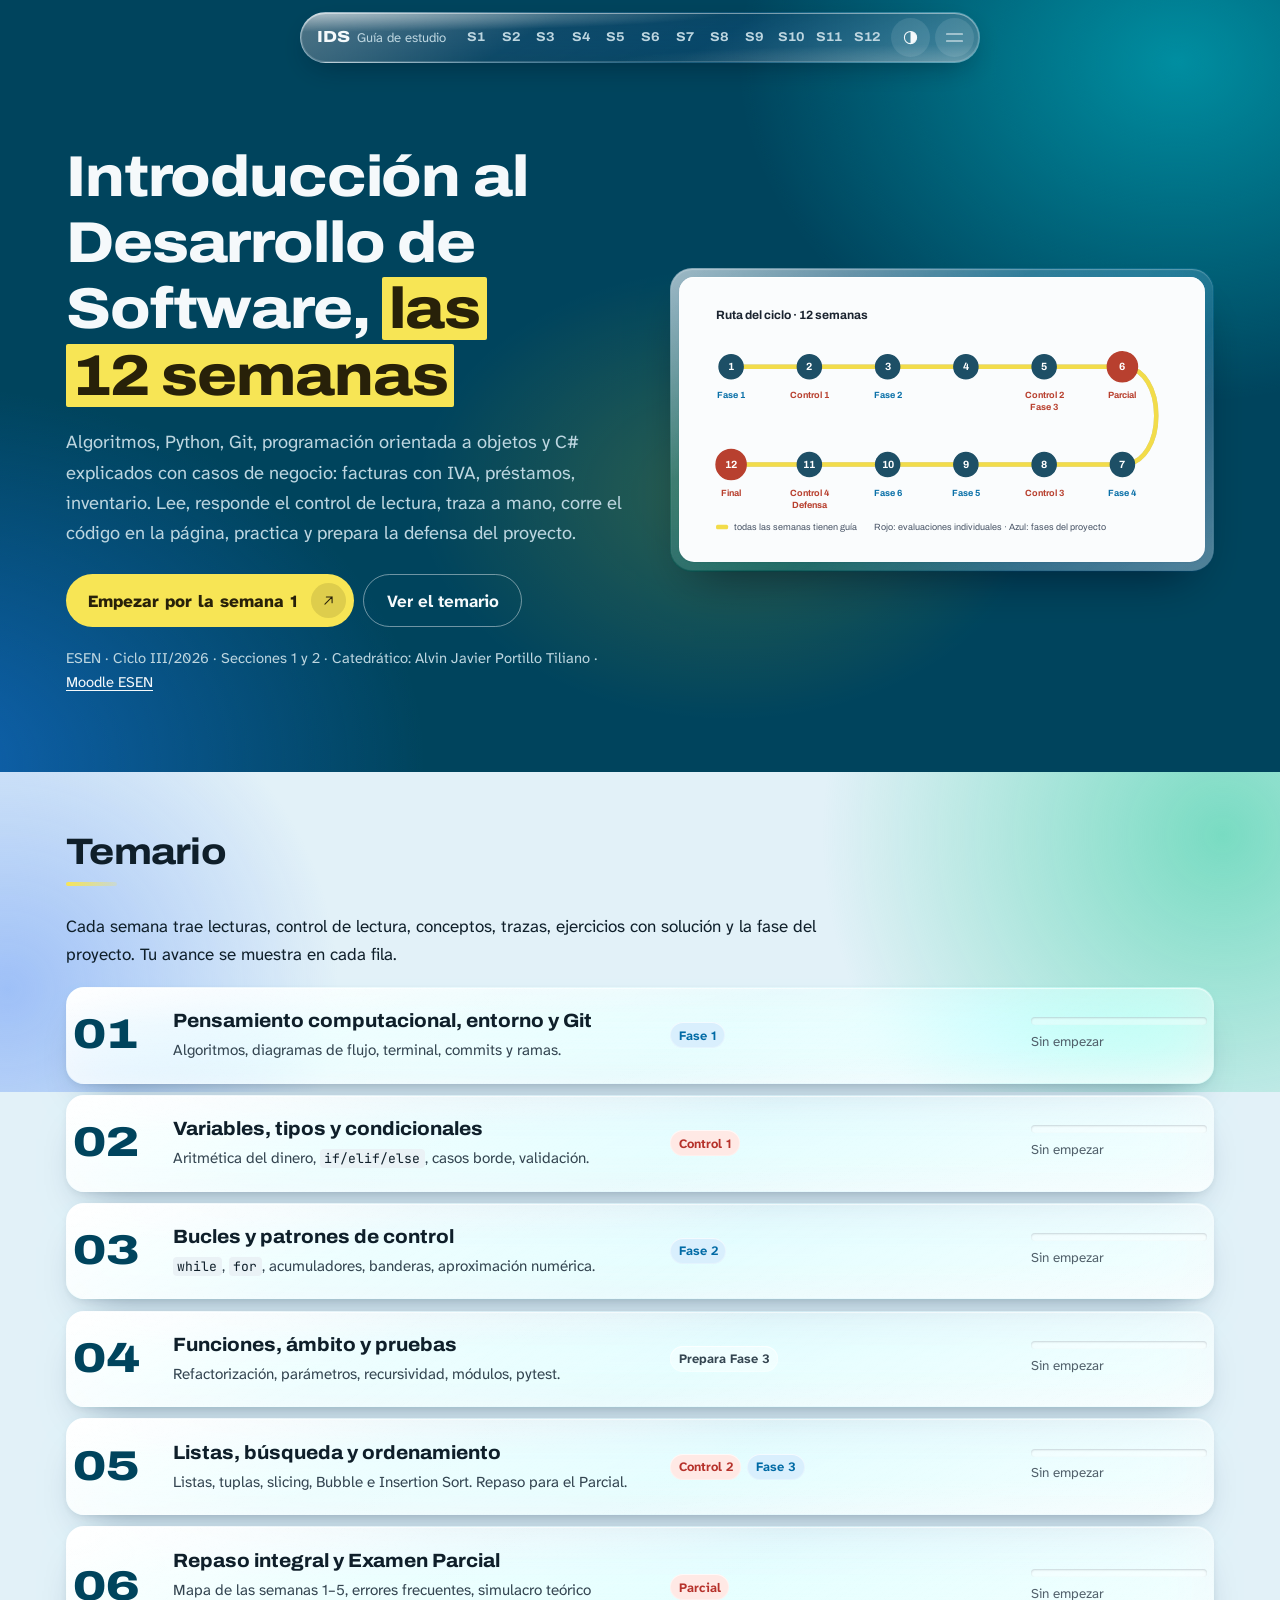
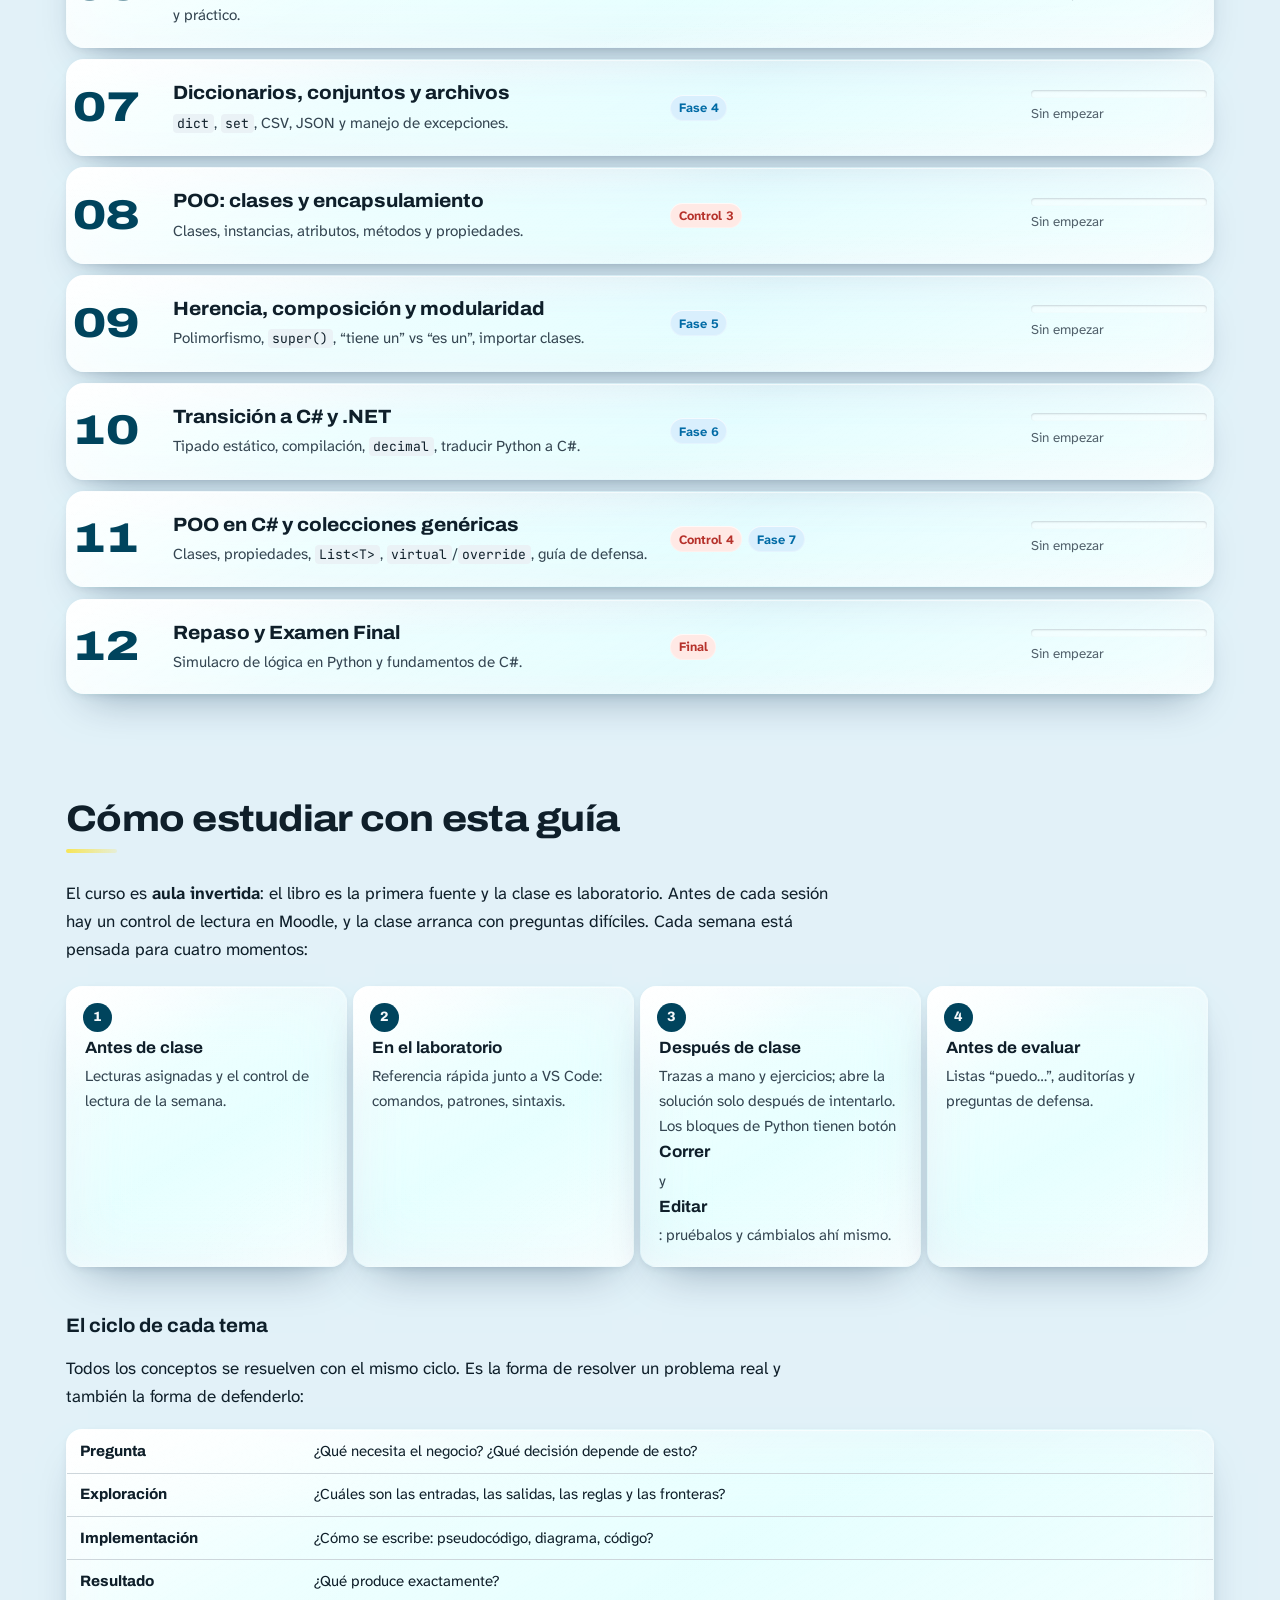
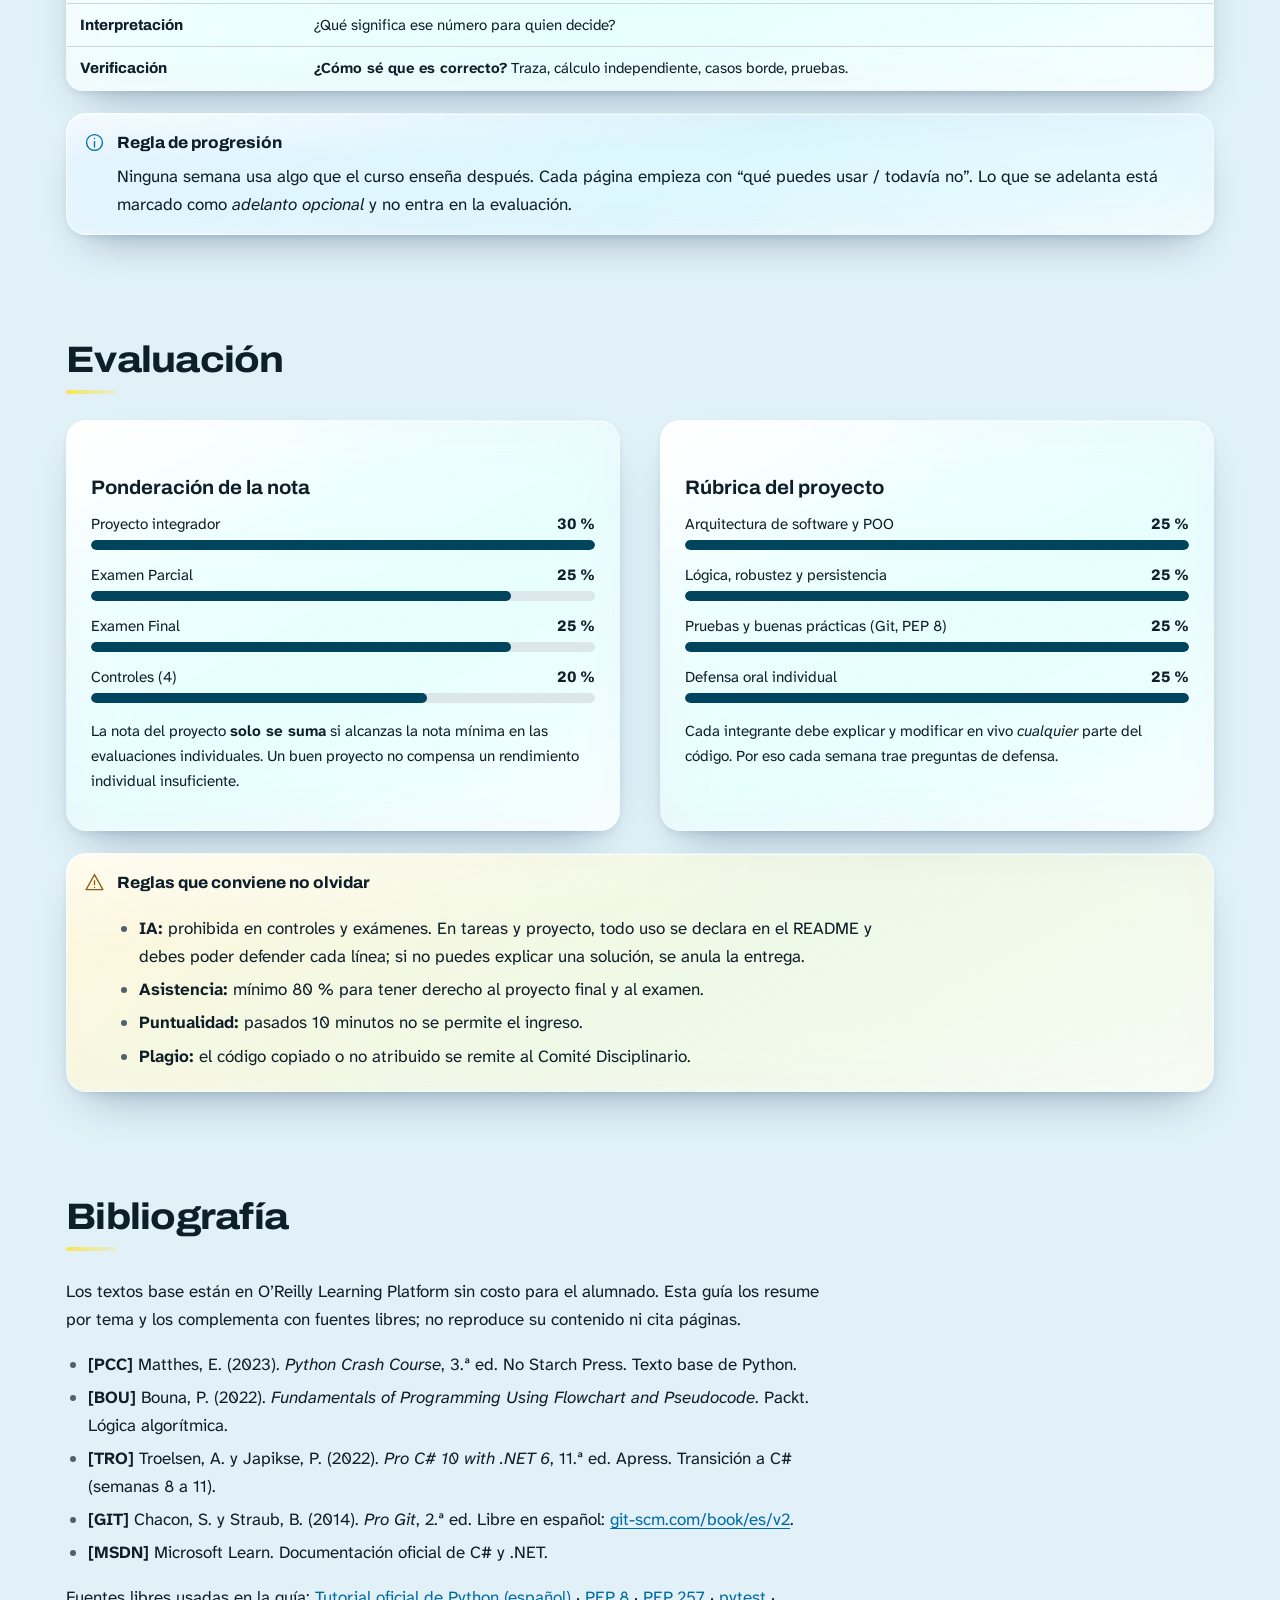
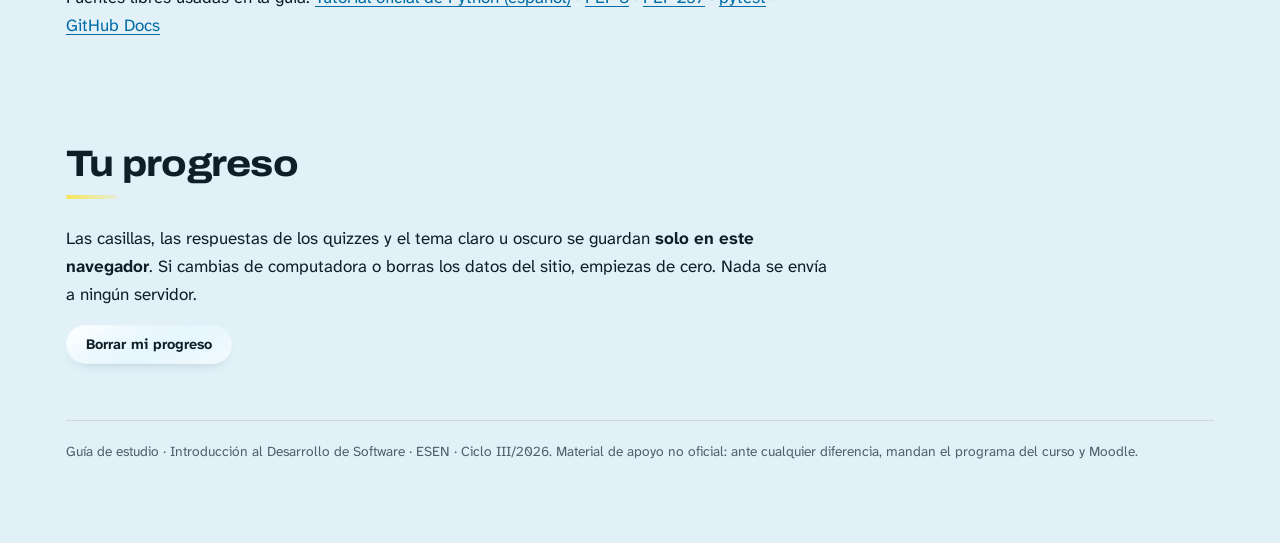
<file: index.html>
<!doctype html>
<html lang="es">
<head>
<meta charset="utf-8">
<meta name="viewport" content="width=device-width, initial-scale=1">
<title>Guía de estudio IDS</title>
<meta name="description" content="Guía de estudio interactiva de Introducción al Desarrollo de Software (ESEN, ciclo III/2026), las 12 semanas: algoritmos, Python, Git, POO y C#.">
<link rel="preconnect" href="https://fonts.googleapis.com">
<link rel="preconnect" href="https://fonts.gstatic.com" crossorigin>
<link href="https://fonts.googleapis.com/css2?family=Archivo:wdth,wght@62..125,100..900&family=Atkinson+Hyperlegible+Next:ital,wght@0,200..800;1,200..800&family=JetBrains+Mono:wght@400;600&display=swap" rel="stylesheet">
<link rel="stylesheet" href="assets/guia.css">
<script>try{var t=localStorage.getItem("ids-guia-v1-tema");if(t)document.documentElement.setAttribute("data-theme",t)}catch(e){}</script>
</head>
<body>

<header class="isla-wrap">
  <div class="isla">
    <a class="brand" href="index.html">IDS <small>Guía de estudio</small></a>
    <nav class="isla-semanas" aria-label="Semanas">
    <a href="semanas/semana-01.html">S1</a>
    <a href="semanas/semana-02.html">S2</a>
    <a href="semanas/semana-03.html">S3</a>
    <a href="semanas/semana-04.html">S4</a>
    <a href="semanas/semana-05.html">S5</a>
    <a href="semanas/semana-06.html">S6</a>
    <a href="semanas/semana-07.html">S7</a>
    <a href="semanas/semana-08.html">S8</a>
    <a href="semanas/semana-09.html">S9</a>
    <a href="semanas/semana-10.html">S10</a>
    <a href="semanas/semana-11.html">S11</a>
    <a href="semanas/semana-12.html">S12</a>
  </nav>
    <button class="theme-btn" type="button" aria-label="Cambiar tema claro/oscuro"><span class="ico-tema" aria-hidden="true"></span></button>
    <button class="menu-btn" type="button" aria-expanded="false" aria-controls="menu-completo"><span class="hb" aria-hidden="true"></span><span class="hb" aria-hidden="true"></span><span class="sr">Menú</span></button>
  </div>
</header>
<div class="menu-completo" id="menu-completo" hidden></div>

<section class="portada">
  <div class="portada-in">
    <div>
      <h1>Introducción al Desarrollo de Software, <mark>las 12 semanas</mark></h1>
      <p class="lead">Algoritmos, Python, Git, programación orientada a objetos y C# explicados con casos de negocio: facturas con IVA, préstamos, inventario. Lee, responde el control de lectura, traza a mano, corre el código en la página, practica y prepara la defensa del proyecto.</p>
      <div class="acciones">
        <a class="btn-marca" href="semanas/semana-01.html"><span>Empezar por la semana 1</span><span class="btn-ico" aria-hidden="true"></span></a>
        <a class="btn-linea" href="#temario">Ver el temario</a>
      </div>
      <p class="datos">ESEN · Ciclo III/2026 · Secciones 1 y 2 · Catedrático: Alvin Javier Portillo Tiliano · <a href="https://moodle.esen.edu.sv/" target="_blank" rel="noopener">Moodle ESEN</a></p>
    </div>
    <figure class="ruta" style="margin:0"><div class="placa-core">
      <img src="assets/img/ruta-ciclo.svg" width="640" height="320" alt="Ruta de las 12 semanas del ciclo con controles en las semanas 2, 5, 8 y 11, parcial en la 6, final en la 12 y fases del proyecto en las semanas 1, 3, 5, 7, 9, 10 y 11.">
    </figure>
  </div>
</section>

<div class="layout">
<main>

<section id="temario">
  <h2>Temario</h2>
  <p>Cada semana trae lecturas, control de lectura, conceptos, trazas, ejercicios con solución y la fase del proyecto. Tu avance se muestra en cada fila.</p>
  <ol class="temario">
    <li><a href="semanas/semana-01.html">
      <span class="t-num">01</span>
      <span><span class="t-tit">Pensamiento computacional, entorno y Git</span><span class="t-desc" style="display:block">Algoritmos, diagramas de flujo, terminal, commits y ramas.</span></span>
      <span class="t-hitos"><span class="hito proy">Fase 1</span></span>
      <span class="progress" data-progreso-semana="s1"><span class="progress-bar" style="display:block"><span></span></span><span class="progress-label" style="display:block"></span></span>
    </a></li>
    <li><a href="semanas/semana-02.html">
      <span class="t-num">02</span>
      <span><span class="t-tit">Variables, tipos y condicionales</span><span class="t-desc" style="display:block">Aritmética del dinero, <code>if/elif/else</code>, casos borde, validación.</span></span>
      <span class="t-hitos"><span class="hito eval">Control 1</span></span>
      <span class="progress" data-progreso-semana="s2"><span class="progress-bar" style="display:block"><span></span></span><span class="progress-label" style="display:block"></span></span>
    </a></li>
    <li><a href="semanas/semana-03.html">
      <span class="t-num">03</span>
      <span><span class="t-tit">Bucles y patrones de control</span><span class="t-desc" style="display:block"><code>while</code>, <code>for</code>, acumuladores, banderas, aproximación numérica.</span></span>
      <span class="t-hitos"><span class="hito proy">Fase 2</span></span>
      <span class="progress" data-progreso-semana="s3"><span class="progress-bar" style="display:block"><span></span></span><span class="progress-label" style="display:block"></span></span>
    </a></li>
    <li><a href="semanas/semana-04.html">
      <span class="t-num">04</span>
      <span><span class="t-tit">Funciones, ámbito y pruebas</span><span class="t-desc" style="display:block">Refactorización, parámetros, recursividad, módulos, pytest.</span></span>
      <span class="t-hitos"><span class="hito">Prepara Fase 3</span></span>
      <span class="progress" data-progreso-semana="s4"><span class="progress-bar" style="display:block"><span></span></span><span class="progress-label" style="display:block"></span></span>
    </a></li>
    <li><a href="semanas/semana-05.html">
      <span class="t-num">05</span>
      <span><span class="t-tit">Listas, búsqueda y ordenamiento</span><span class="t-desc" style="display:block">Listas, tuplas, slicing, Bubble e Insertion Sort. Repaso para el Parcial.</span></span>
      <span class="t-hitos"><span class="hito eval">Control 2</span><span class="hito proy">Fase 3</span></span>
      <span class="progress" data-progreso-semana="s5"><span class="progress-bar" style="display:block"><span></span></span><span class="progress-label" style="display:block"></span></span>
    </a></li>
    <li><a href="semanas/semana-06.html">
      <span class="t-num">06</span>
      <span><span class="t-tit">Repaso integral y Examen Parcial</span><span class="t-desc" style="display:block">Mapa de las semanas 1–5, errores frecuentes, simulacro teórico y práctico.</span></span>
      <span class="t-hitos"><span class="hito eval">Parcial</span></span>
      <span class="progress" data-progreso-semana="s6"><span class="progress-bar" style="display:block"><span></span></span><span class="progress-label" style="display:block"></span></span>
    </a></li>
    <li><a href="semanas/semana-07.html">
      <span class="t-num">07</span>
      <span><span class="t-tit">Diccionarios, conjuntos y archivos</span><span class="t-desc" style="display:block"><code>dict</code>, <code>set</code>, CSV, JSON y manejo de excepciones.</span></span>
      <span class="t-hitos"><span class="hito proy">Fase 4</span></span>
      <span class="progress" data-progreso-semana="s7"><span class="progress-bar" style="display:block"><span></span></span><span class="progress-label" style="display:block"></span></span>
    </a></li>
    <li><a href="semanas/semana-08.html">
      <span class="t-num">08</span>
      <span><span class="t-tit">POO: clases y encapsulamiento</span><span class="t-desc" style="display:block">Clases, instancias, atributos, métodos y propiedades.</span></span>
      <span class="t-hitos"><span class="hito eval">Control 3</span></span>
      <span class="progress" data-progreso-semana="s8"><span class="progress-bar" style="display:block"><span></span></span><span class="progress-label" style="display:block"></span></span>
    </a></li>
    <li><a href="semanas/semana-09.html">
      <span class="t-num">09</span>
      <span><span class="t-tit">Herencia, composición y modularidad</span><span class="t-desc" style="display:block">Polimorfismo, <code>super()</code>, “tiene un” vs “es un”, importar clases.</span></span>
      <span class="t-hitos"><span class="hito proy">Fase 5</span></span>
      <span class="progress" data-progreso-semana="s9"><span class="progress-bar" style="display:block"><span></span></span><span class="progress-label" style="display:block"></span></span>
    </a></li>
    <li><a href="semanas/semana-10.html">
      <span class="t-num">10</span>
      <span><span class="t-tit">Transición a C# y .NET</span><span class="t-desc" style="display:block">Tipado estático, compilación, <code>decimal</code>, traducir Python a C#.</span></span>
      <span class="t-hitos"><span class="hito proy">Fase 6</span></span>
      <span class="progress" data-progreso-semana="s10"><span class="progress-bar" style="display:block"><span></span></span><span class="progress-label" style="display:block"></span></span>
    </a></li>
    <li><a href="semanas/semana-11.html">
      <span class="t-num">11</span>
      <span><span class="t-tit">POO en C# y colecciones genéricas</span><span class="t-desc" style="display:block">Clases, propiedades, <code>List&lt;T&gt;</code>, <code>virtual</code>/<code>override</code>, guía de defensa.</span></span>
      <span class="t-hitos"><span class="hito eval">Control 4</span><span class="hito proy">Fase 7</span></span>
      <span class="progress" data-progreso-semana="s11"><span class="progress-bar" style="display:block"><span></span></span><span class="progress-label" style="display:block"></span></span>
    </a></li>
    <li><a href="semanas/semana-12.html">
      <span class="t-num">12</span>
      <span><span class="t-tit">Repaso y Examen Final</span><span class="t-desc" style="display:block">Simulacro de lógica en Python y fundamentos de C#.</span></span>
      <span class="t-hitos"><span class="hito eval">Final</span></span>
      <span class="progress" data-progreso-semana="s12"><span class="progress-bar" style="display:block"><span></span></span><span class="progress-label" style="display:block"></span></span>
    </a></li>
  </ol>
</section>

<section id="uso">
  <h2>Cómo estudiar con esta guía</h2>
  <p>El curso es <strong>aula invertida</strong>: el libro es la primera fuente y la clase es laboratorio. Antes de cada sesión hay un control de lectura en Moodle, y la clase arranca con preguntas difíciles. Cada semana está pensada para cuatro momentos:</p>
  <div class="momentos">
    <div><strong>Antes de clase</strong>Lecturas asignadas y el control de lectura de la semana.</div>
    <div><strong>En el laboratorio</strong>Referencia rápida junto a VS Code: comandos, patrones, sintaxis.</div>
    <div><strong>Después de clase</strong>Trazas a mano y ejercicios; abre la solución solo después de intentarlo. Los bloques de Python tienen botón <strong>Correr</strong> y <strong>Editar</strong>: pruébalos y cámbialos ahí mismo.</div>
    <div><strong>Antes de evaluar</strong>Listas “puedo…”, auditorías y preguntas de defensa.</div>
  </div>
  <h3>El ciclo de cada tema</h3>
  <p>Todos los conceptos se resuelven con el mismo ciclo. Es la forma de resolver un problema real y también la forma de defenderlo:</p>
  <div class="table-wrap"><table class="ciclo-tabla">
    <tbody>
      <tr><td>Pregunta</td><td>¿Qué necesita el negocio? ¿Qué decisión depende de esto?</td></tr>
      <tr><td>Exploración</td><td>¿Cuáles son las entradas, las salidas, las reglas y las fronteras?</td></tr>
      <tr><td>Implementación</td><td>¿Cómo se escribe: pseudocódigo, diagrama, código?</td></tr>
      <tr><td>Resultado</td><td>¿Qué produce exactamente?</td></tr>
      <tr><td>Interpretación</td><td>¿Qué significa ese número para quien decide?</td></tr>
      <tr><td>Verificación</td><td><strong>¿Cómo sé que es correcto?</strong> Traza, cálculo independiente, casos borde, pruebas.</td></tr>
    </tbody>
  </table></div>
  <div class="box nota">
    <span class="box-title">Regla de progresión</span>
    Ninguna semana usa algo que el curso enseña después. Cada página empieza con “qué puedes usar / todavía no”. Lo que se adelanta está marcado como <em>adelanto opcional</em> y no entra en la evaluación.
  </div>
</section>

<section id="evaluacion">
  <h2>Evaluación</h2>
  <div class="pesos">
    <div>
      <h3>Ponderación de la nota</h3>
      <div class="barra-peso"><span>Proyecto integrador</span><span class="v">30 %</span><span class="b"><span style="width:100%"></span></span></div>
      <div class="barra-peso"><span>Examen Parcial</span><span class="v">25 %</span><span class="b"><span style="width:83.3%"></span></span></div>
      <div class="barra-peso"><span>Examen Final</span><span class="v">25 %</span><span class="b"><span style="width:83.3%"></span></span></div>
      <div class="barra-peso"><span>Controles (4)</span><span class="v">20 %</span><span class="b"><span style="width:66.7%"></span></span></div>
      <p style="font-size:.95rem">La nota del proyecto <strong>solo se suma</strong> si alcanzas la nota mínima en las evaluaciones individuales. Un buen proyecto no compensa un rendimiento individual insuficiente.</p>
    </div>
    <div>
      <h3>Rúbrica del proyecto</h3>
      <div class="barra-peso"><span>Arquitectura de software y POO</span><span class="v">25 %</span><span class="b"><span style="width:100%"></span></span></div>
      <div class="barra-peso"><span>Lógica, robustez y persistencia</span><span class="v">25 %</span><span class="b"><span style="width:100%"></span></span></div>
      <div class="barra-peso"><span>Pruebas y buenas prácticas (Git, PEP 8)</span><span class="v">25 %</span><span class="b"><span style="width:100%"></span></span></div>
      <div class="barra-peso"><span>Defensa oral individual</span><span class="v">25 %</span><span class="b"><span style="width:100%"></span></span></div>
      <p style="font-size:.95rem">Cada integrante debe explicar y modificar en vivo <em>cualquier</em> parte del código. Por eso cada semana trae preguntas de defensa.</p>
    </div>
  </div>
  <div class="box ojo">
    <span class="box-title">Reglas que conviene no olvidar</span>
    <ul>
      <li><strong>IA:</strong> prohibida en controles y exámenes. En tareas y proyecto, todo uso se declara en el README y debes poder defender cada línea; si no puedes explicar una solución, se anula la entrega.</li>
      <li><strong>Asistencia:</strong> mínimo 80 % para tener derecho al proyecto final y al examen.</li>
      <li><strong>Puntualidad:</strong> pasados 10 minutos no se permite el ingreso.</li>
      <li><strong>Plagio:</strong> el código copiado o no atribuido se remite al Comité Disciplinario.</li>
    </ul>
  </div>
</section>

<section id="bibliografia">
  <h2>Bibliografía</h2>
  <p>Los textos base están en O’Reilly Learning Platform sin costo para el alumnado. Esta guía los resume por tema y los complementa con fuentes libres; no reproduce su contenido ni cita páginas.</p>
  <ul>
    <li><strong>[PCC]</strong> Matthes, E. (2023). <em>Python Crash Course</em>, 3.ª ed. No Starch Press. Texto base de Python.</li>
    <li><strong>[BOU]</strong> Bouna, P. (2022). <em>Fundamentals of Programming Using Flowchart and Pseudocode</em>. Packt. Lógica algorítmica.</li>
    <li><strong>[TRO]</strong> Troelsen, A. y Japikse, P. (2022). <em>Pro C# 10 with .NET 6</em>, 11.ª ed. Apress. Transición a C# (semanas 8 a 11).</li>
    <li><strong>[GIT]</strong> Chacon, S. y Straub, B. (2014). <em>Pro Git</em>, 2.ª ed. Libre en español: <a href="https://git-scm.com/book/es/v2" target="_blank" rel="noopener">git-scm.com/book/es/v2</a>.</li>
    <li><strong>[MSDN]</strong> Microsoft Learn. Documentación oficial de C# y .NET.</li>
  </ul>
  <p>Fuentes libres usadas en la guía:
    <a href="https://docs.python.org/es/3/tutorial/" target="_blank" rel="noopener">Tutorial oficial de Python (español)</a> ·
    <a href="https://peps.python.org/pep-0008/" target="_blank" rel="noopener">PEP 8</a> ·
    <a href="https://peps.python.org/pep-0257/" target="_blank" rel="noopener">PEP 257</a> ·
    <a href="https://docs.pytest.org/en/stable/getting-started.html" target="_blank" rel="noopener">pytest</a> ·
    <a href="https://docs.github.com/es/authentication/connecting-to-github-with-ssh" target="_blank" rel="noopener">GitHub Docs</a></p>
</section>

<section id="progreso">
  <h2>Tu progreso</h2>
  <p>Las casillas, las respuestas de los quizzes y el tema claro u oscuro se guardan <strong>solo en este navegador</strong>. Si cambias de computadora o borras los datos del sitio, empiezas de cero. Nada se envía a ningún servidor.</p>
  <button class="btn sec" type="button" data-borrar-progreso>Borrar mi progreso</button>
</section>

<footer class="pie">Guía de estudio · Introducción al Desarrollo de Software · ESEN · Ciclo III/2026. Material de apoyo no oficial: ante cualquier diferencia, mandan el programa del curso y Moodle.</footer>
</main>
</div>

<script src="assets/guia.js"></script>
</body>
</html>
</file>
<file: assets/guia.css>
/* Guía de estudio — Introducción al Desarrollo de Software (ESEN, ciclo III/2026)
   Sistema visual: portada en azul petróleo, resaltador amarillo para lo esencial,
   láminas (diagramas SVG) siempre sobre fondo claro como un apunte impreso.
   Tipos: Archivo (títulos, ancho variable) · Atkinson Hyperlegible Next (lectura) · JetBrains Mono (código). */

:root {
  --bg: oklch(0.985 0.004 230);
  --surface: oklch(1 0 0);
  --surface-2: oklch(0.955 0.01 230);
  --surface-3: oklch(0.92 0.014 230);
  --ink: oklch(0.23 0.03 240);
  --ink-2: oklch(0.38 0.03 240);
  --ink-3: oklch(0.48 0.025 240);
  --line: oklch(0.87 0.012 230);
  --line-strong: oklch(0.72 0.02 235);

  --brand: oklch(0.36 0.075 230);         /* petróleo: portadas y cabeceras */
  --brand-2: oklch(0.30 0.07 232);
  --on-brand: oklch(0.98 0.005 230);
  --on-brand-2: oklch(0.86 0.03 225);
  --accent: oklch(0.50 0.13 240);         /* enlaces y acción principal */
  --accent-soft: oklch(0.94 0.03 235);
  --mark: oklch(0.91 0.16 102);           /* resaltador */
  --mark-ink: oklch(0.25 0.04 95);

  --ok: oklch(0.49 0.12 150);
  --ok-soft: oklch(0.95 0.04 150);
  --bad: oklch(0.52 0.17 28);
  --bad-soft: oklch(0.955 0.03 28);
  --warn: oklch(0.52 0.11 70);
  --warn-soft: oklch(0.965 0.05 92);

  --code-bg: oklch(0.21 0.03 238);
  --code-ink: oklch(0.93 0.01 230);
  --code-line: oklch(0.30 0.03 238);
  --plate: oklch(0.99 0.002 230);

  --radius: 10px;
  --radius-sm: 6px;
  --ease: cubic-bezier(0.22, 1, 0.36, 1);
  --display: "Archivo", "Helvetica Neue", Arial, sans-serif;
  --font: "Atkinson Hyperlegible Next", "Atkinson Hyperlegible", system-ui, sans-serif;
  --mono: "JetBrains Mono", ui-monospace, "Cascadia Code", Consolas, monospace;
  --z-sticky: 10;
  --z-top: 20;
  color-scheme: light;
}

@media (prefers-color-scheme: dark) {
  :root:not([data-theme="light"]) {
    --bg: oklch(0.19 0.02 235);
    --surface: oklch(0.225 0.022 235);
    --surface-2: oklch(0.26 0.024 235);
    --surface-3: oklch(0.30 0.026 235);
    --ink: oklch(0.94 0.01 230);
    --ink-2: oklch(0.82 0.015 230);
    --ink-3: oklch(0.72 0.02 230);
    --line: oklch(0.32 0.025 235);
    --line-strong: oklch(0.45 0.03 235);
    --brand: oklch(0.31 0.07 230);
    --brand-2: oklch(0.26 0.06 232);
    --accent: oklch(0.76 0.11 235);
    --accent-soft: oklch(0.30 0.05 235);
    --ok: oklch(0.76 0.13 150);
    --ok-soft: oklch(0.29 0.05 150);
    --bad: oklch(0.74 0.13 28);
    --bad-soft: oklch(0.30 0.06 28);
    --warn: oklch(0.80 0.11 85);
    --warn-soft: oklch(0.30 0.045 85);
    --code-bg: oklch(0.15 0.02 238);
    --code-line: oklch(0.27 0.03 238);
    color-scheme: dark;
  }
}
:root[data-theme="dark"] {
  --bg: oklch(0.19 0.02 235);
  --surface: oklch(0.225 0.022 235);
  --surface-2: oklch(0.26 0.024 235);
  --surface-3: oklch(0.30 0.026 235);
  --ink: oklch(0.94 0.01 230);
  --ink-2: oklch(0.82 0.015 230);
  --ink-3: oklch(0.72 0.02 230);
  --line: oklch(0.32 0.025 235);
  --line-strong: oklch(0.45 0.03 235);
  --brand: oklch(0.31 0.07 230);
  --brand-2: oklch(0.26 0.06 232);
  --accent: oklch(0.76 0.11 235);
  --accent-soft: oklch(0.30 0.05 235);
  --ok: oklch(0.76 0.13 150);
  --ok-soft: oklch(0.29 0.05 150);
  --bad: oklch(0.74 0.13 28);
  --bad-soft: oklch(0.30 0.06 28);
  --warn: oklch(0.80 0.11 85);
  --warn-soft: oklch(0.30 0.045 85);
  --code-bg: oklch(0.15 0.02 238);
  --code-line: oklch(0.27 0.03 238);
  color-scheme: dark;
}

/* ---------- Base ---------- */
* { box-sizing: border-box; }
html { scroll-behavior: smooth; scroll-padding-top: 88px; -webkit-text-size-adjust: 100%; }
body {
  margin: 0; background: var(--bg); color: var(--ink);
  font-family: var(--font); font-size: 1.0625rem; line-height: 1.65;
  font-variant-numeric: lining-nums;
}
img, svg { max-width: 100%; }
a { color: var(--accent); text-decoration-thickness: 1px; text-underline-offset: 3px; }
a:hover { text-decoration-thickness: 2px; }
h1, h2, h3, h4 { font-family: var(--display); line-height: 1.15; margin: 1.8em 0 .55em; text-wrap: balance; color: var(--ink); }
h1 { font-size: clamp(2rem, 4.4vw, 3rem); font-weight: 750; font-stretch: 108%; letter-spacing: -0.02em; margin-top: 0; }
h2 { font-size: clamp(1.7rem, 3vw, 2.3rem); font-weight: 760; font-stretch: 112%; letter-spacing: -0.02em; margin: clamp(4rem, 9vw, 6.5rem) 0 .7em; }
h3 { font-size: 1.22rem; font-weight: 700; font-stretch: 104%; }
h4 { font-size: 1rem; font-weight: 700; }
p, li { max-width: 70ch; text-wrap: pretty; }
ul, ol { padding-left: 1.3em; }
li { margin: .3em 0; }
li::marker { color: var(--ink-3); }
strong { font-weight: 700; }
em { font-style: italic; }
hr { border: 0; border-top: 1px solid var(--line); margin: 2rem 0; }
mark { background: var(--mark); color: var(--mark-ink); padding: 0 .15em; border-radius: 2px; }
kbd {
  font-family: var(--mono); font-size: .8em; padding: .1em .45em; border-radius: 4px;
  border: 1px solid var(--line-strong); background: var(--surface); box-shadow: 0 1px 0 var(--line-strong);
}
code, pre, kbd, .traza table { font-variant-ligatures: none; font-feature-settings: "liga" 0, "calt" 0; }
code { font-family: var(--mono); font-size: .86em; }
:not(pre) > code { background: var(--surface-2); color: var(--ink); padding: .08em .35em; border-radius: 4px; word-break: break-word; }
blockquote { margin: 1rem 0; padding: .6rem 1rem; background: var(--surface-2); border-radius: var(--radius-sm); font-style: italic; }
:focus-visible { outline: 3px solid var(--mark); outline-offset: 2px; border-radius: 3px; }
.sr { position: absolute; width: 1px; height: 1px; overflow: hidden; clip: rect(0 0 0 0); white-space: nowrap; }

/* ---------- Navegación: isla flotante ---------- */
:root { --ease-masa: cubic-bezier(0.32, 0.72, 0, 1); --shell: color-mix(in oklch, var(--ink) 3.5%, transparent); --hair: color-mix(in oklch, var(--ink) 9%, transparent); --z-menu: 30; }
.isla-wrap {
  position: fixed; top: 12px; left: 0; right: 0; z-index: var(--z-top);
  display: flex; justify-content: center; padding: 0 12px; pointer-events: none;
}
.isla {
  pointer-events: auto; display: flex; align-items: center; gap: .35rem;
  padding: .32rem .32rem .32rem 1rem; border-radius: 999px;
  background: color-mix(in oklch, var(--brand-2) 82%, transparent);
  -webkit-backdrop-filter: blur(14px) saturate(1.3); backdrop-filter: blur(14px) saturate(1.3);
  box-shadow: 0 0 0 1px color-mix(in oklch, var(--on-brand) 14%, transparent), inset 0 1px 0 color-mix(in oklch, var(--on-brand) 16%, transparent), 0 6px 8px -4px oklch(0.2 0.04 240 / .25);
  color: var(--on-brand); transition: transform .5s var(--ease-masa);
}
.isla .brand {
  display: inline-flex; align-items: baseline; gap: .45rem; margin-right: .5rem; color: var(--on-brand); text-decoration: none;
  font-family: var(--display); font-weight: 800; font-stretch: 118%; font-size: 1rem; white-space: nowrap;
}
.isla .brand small { font-family: var(--font); font-weight: 400; font-stretch: 100%; font-size: .82rem; color: var(--on-brand-2); }
.isla-semanas { display: flex; gap: 2px; }
.isla-semanas a {
  display: grid; place-items: center; min-width: 2.2rem; height: 2.2rem; padding: 0 .4rem; border-radius: 999px;
  font-family: var(--display); font-weight: 700; font-size: .86rem; font-stretch: 110%;
  color: var(--on-brand-2); text-decoration: none;
  transition: background-color .35s var(--ease-masa), color .35s var(--ease-masa), transform .35s var(--ease-masa);
}
.isla-semanas a:hover { background: color-mix(in oklch, var(--on-brand) 12%, transparent); color: var(--on-brand); }
.isla-semanas a:active { transform: scale(.94); }
.isla-semanas a[aria-current="page"] { background: var(--mark); color: var(--mark-ink); }
.theme-btn, .menu-btn {
  position: relative; display: grid; place-items: center; width: 2.4rem; height: 2.4rem; cursor: pointer; flex: none;
  border: 0; border-radius: 999px; background: color-mix(in oklch, var(--on-brand) 10%, transparent); color: var(--on-brand);
  transition: background-color .35s var(--ease-masa), transform .35s var(--ease-masa);
}
.theme-btn:hover, .menu-btn:hover { background: color-mix(in oklch, var(--on-brand) 20%, transparent); }
.theme-btn:active, .menu-btn:active { transform: scale(.94); }
.ico-tema { width: 1.05rem; height: 1.05rem; background: currentColor; -webkit-mask: url("icons/tema.svg") center / contain no-repeat; mask: url("icons/tema.svg") center / contain no-repeat; transition: transform .6s var(--ease-masa); }
.theme-btn:hover .ico-tema { transform: rotate(180deg); }
.menu-btn .hb { position: absolute; left: 50%; width: 1.05rem; height: 1.5px; margin-left: -.525rem; border-radius: 2px; background: currentColor; transition: transform .5s var(--ease-masa); }
.menu-btn .hb:nth-child(1) { transform: translateY(-3.5px); }
.menu-btn .hb:nth-child(2) { transform: translateY(3.5px); }
.menu-btn[aria-expanded="true"] { background: var(--mark); color: var(--mark-ink); }
.menu-btn[aria-expanded="true"] .hb:nth-child(1) { transform: rotate(45deg); }
.menu-btn[aria-expanded="true"] .hb:nth-child(2) { transform: rotate(-45deg); }
@media (max-width: 980px) {
  .isla-semanas a:not([aria-current="page"]) { display: none; }
}
@media (max-width: 700px) {
  .isla .brand small { display: none; }
}
.isla-semanas a { min-width: 2.05rem; padding: 0 .3rem; font-size: .8rem; }

/* ---------- Menú de pantalla completa ---------- */
.menu-completo {
  position: fixed; inset: 0; z-index: calc(var(--z-top) - 1); overflow-y: auto;
  padding: 6.5rem 16px 3rem; color: var(--on-brand);
  background: color-mix(in oklch, var(--brand-2) 88%, transparent);
  -webkit-backdrop-filter: blur(24px); backdrop-filter: blur(24px);
  opacity: 0; transition: opacity .45s var(--ease-masa);
}
.menu-completo[hidden] { display: none; }
.menu-completo.abierto { opacity: 1; }
.menu-in { max-width: 1000px; margin: 0 auto; display: grid; gap: 2.5rem; grid-template-columns: minmax(0, 1fr); }
@media (min-width: 820px) { .menu-in { grid-template-columns: minmax(0, 1.2fr) minmax(0, 1fr); } }
.menu-completo h2 { margin: 0 0 1rem; color: var(--on-brand-2); font-family: var(--font); font-weight: 400; font-size: .95rem; letter-spacing: 0; }
.menu-completo ol { list-style: none; margin: 0; padding: 0; }
.menu-completo li { max-width: none; margin: 0; overflow: hidden; }
.menu-semanas a {
  display: flex; align-items: baseline; gap: 1rem; padding: .55rem 0; color: var(--on-brand); text-decoration: none;
  border-bottom: 1px solid color-mix(in oklch, var(--on-brand) 14%, transparent);
}
.menu-semanas .n { font-family: var(--display); font-weight: 850; font-stretch: 125%; font-size: clamp(1.8rem, 5vw, 2.6rem); line-height: 1; color: var(--mark); min-width: 3.4rem; }
.menu-semanas .tit { font-family: var(--display); font-weight: 700; font-stretch: 106%; font-size: clamp(1.05rem, 2.4vw, 1.35rem); line-height: 1.25; }
.menu-semanas a[aria-current="page"] .tit::after { content: " · estás aquí"; font-family: var(--font); font-weight: 400; font-size: .85rem; color: var(--on-brand-2); }
.menu-semanas a:hover .tit { text-decoration: underline; text-decoration-color: var(--mark); text-underline-offset: 5px; }
.menu-secciones a { display: block; padding: .38rem 0; color: var(--on-brand-2); text-decoration: none; font-size: 1.02rem; }
.menu-secciones a:hover { color: var(--on-brand); }
.menu-secciones .grupo { margin: 1rem 0 .2rem; font-weight: 700; font-size: .82rem; color: var(--mark); }
.menu-secciones .grupo:first-child { margin-top: 0; }
.menu-completo .entra { display: block; transform: translateY(110%); opacity: 0; transition: transform .7s var(--ease-masa), opacity .7s var(--ease-masa); transition-delay: calc(var(--i, 0) * 45ms + 80ms); }
.menu-completo.abierto .entra { transform: none; opacity: 1; }
body.menu-activo { overflow: hidden; }

/* ---------- Portada de semana ---------- */
.hero-semana { background: var(--brand); color: var(--on-brand); overflow: hidden; }
.hero-in {
  max-width: 1180px; margin: 0 auto; padding: calc(5.5rem + clamp(1rem, 4vw, 2.5rem)) 16px clamp(2.2rem, 5vw, 3.6rem);
  display: grid; grid-template-columns: minmax(0, 1fr); gap: 1.2rem 2.5rem;
}
@media (min-width: 900px) {
  .hero-in { grid-template-columns: auto minmax(0, 1fr); align-items: start; }
  .hero-num { margin-top: .15rem; }
  .hero-in > .pregunta, .hero-in > .hero-meta, .hero-in > .progress { grid-column: 1 / -1; }
}
.hero-num {
  margin: 0; font-family: var(--display); font-weight: 850; font-stretch: 125%;
  font-size: clamp(4.5rem, 11vw, 6rem); line-height: .82; letter-spacing: -0.03em;
  color: var(--mark); font-variant-numeric: tabular-nums;
  animation: sube .7s var(--ease) both;
}
.hero-txt h1 { color: var(--on-brand); margin: .1rem 0 .6rem; }
.hero-mod { margin: 0; font-family: var(--display); font-weight: 600; font-stretch: 100%; color: var(--on-brand-2); font-size: .98rem; }
.hero-semana .lead { color: var(--on-brand-2); font-size: 1.12rem; max-width: 62ch; margin: 0; }
.hero-semana .lead strong, .hero-semana .lead em { color: var(--on-brand); }
.pregunta {
  margin: .6rem 0 0; font-family: var(--display); font-weight: 650; font-stretch: 104%;
  font-size: clamp(1.25rem, 2.6vw, 1.7rem); line-height: 1.4; max-width: 44ch; letter-spacing: -0.005em;
}
.pregunta-lbl { display: block; font-family: var(--font); font-weight: 400; font-size: .92rem; color: var(--on-brand-2); margin-bottom: .35rem; letter-spacing: 0; }
.pregunta mark {
  color: var(--mark-ink); padding: .05em .2em; border-radius: 3px;
  -webkit-box-decoration-break: clone; box-decoration-break: clone;
  background: linear-gradient(var(--mark), var(--mark)) no-repeat 0 0 / 100% 100%;
  animation: resalta 1.1s .35s var(--ease) both;
}
@keyframes resalta { from { background-size: 0% 100%; } to { background-size: 100% 100%; } }
@keyframes sube { from { opacity: 0; transform: translateY(18px); } to { opacity: 1; transform: none; } }
.hero-meta {
  display: flex; flex-wrap: wrap; gap: .6rem 2.4rem; margin: 1rem 0 0; padding-top: 1rem;
  border-top: 1px solid color-mix(in oklch, var(--on-brand) 22%, transparent);
}
.hero-meta div { min-width: 0; }
.hero-meta dt { font-size: .85rem; color: var(--on-brand-2); }
.hero-meta dd { margin: 0; font-weight: 700; color: var(--on-brand); }
.hero-meta .eval dd { color: var(--mark); }
.hero-semana .progress { margin: .4rem 0 0; }
.hero-semana .progress-bar { background: color-mix(in oklch, var(--on-brand) 18%, transparent); border: 0; }
.hero-semana .progress-bar > span { background: var(--mark); }
.hero-semana .progress-label { color: var(--on-brand-2); }

.progress { margin: 1rem 0; }
.progress-bar { height: 6px; background: var(--surface-3); border-radius: 99px; overflow: hidden; }
.progress-bar > span { display: block; height: 100%; width: 0; background: var(--ok); border-radius: 99px; transition: width .45s var(--ease); }
.progress-label { font-size: .84rem; color: var(--ink-3); margin-top: .35rem; font-variant-numeric: tabular-nums; }

/* ---------- Layout ---------- */
.layout {
  display: grid; grid-template-columns: minmax(0, 1fr);
  max-width: 1180px; margin: 0 auto; padding: 0 16px 5rem; gap: 3rem;
}
@media (min-width: 1000px) { .layout.with-toc { grid-template-columns: 220px minmax(0, 1fr); } }
main { min-width: 0; }
main > section:first-child > h2:first-child { margin-top: 1.6em; }

.toc { display: none; }
@media (min-width: 1000px) {
  .toc {
    display: block; position: sticky; top: 76px; align-self: start;
    max-height: calc(100vh - 80px); overflow: auto; padding: 2.2rem 0 1rem; font-size: .9rem;
  }
  .toc > p { margin: 0 0 1rem; font-family: var(--display); font-weight: 800; font-stretch: 115%; font-size: 1.05rem; }
  .toc ol { list-style: none; padding: 0; margin: 0; }
  .toc li { margin: 0; max-width: none; }
  .toc .grupo { font-weight: 700; color: var(--ink-3); font-size: .8rem; margin: 1rem 0 .25rem .6rem; }
  .toc .grupo:first-child { margin-top: 0; }
  .toc a {
    display: block; padding: .26rem .6rem; border-radius: var(--radius-sm);
    color: var(--ink-2); text-decoration: none; transition: background-color .16s var(--ease), color .16s var(--ease);
  }
  .toc a:hover { background: var(--surface-2); color: var(--ink); }
  .toc a.active { background: var(--accent-soft); color: var(--accent); font-weight: 700; }
}

/* ---------- Momentos (secuencia antes → después) ---------- */
.momentos { counter-reset: mom; display: grid; gap: 0; grid-template-columns: repeat(auto-fit, minmax(190px, 1fr)); margin: 1.4rem 0; position: relative; }
.momentos div { counter-increment: mom; position: relative; padding: 2.4rem 1.1rem 0 0; font-size: .95rem; color: var(--ink-2); }
.momentos div::before {
  content: counter(mom); position: absolute; top: 0; left: 0; width: 1.8rem; height: 1.8rem; border-radius: 50%;
  display: grid; place-items: center; background: var(--brand); color: var(--on-brand);
  font-family: var(--display); font-weight: 800; font-size: .85rem;
}
.momentos div::after { content: ""; position: absolute; top: .9rem; left: 2.2rem; right: .6rem; height: 1px; background: var(--line-strong); }
.momentos div:last-child::after { display: none; }
.momentos strong { display: block; color: var(--ink); font-family: var(--display); font-stretch: 104%; font-size: 1.02rem; margin-bottom: .15rem; }
@media (max-width: 700px) {
  .momentos { grid-template-columns: 1fr; }
  .momentos div { padding: 0 0 1.1rem 2.8rem; }
  .momentos div::after { top: 2.1rem; bottom: .2rem; left: .9rem; right: auto; width: 1px; height: auto; }
}

.ciclo-leyenda { display: flex; flex-wrap: wrap; align-items: center; gap: .25rem .4rem; padding: 0; list-style: none; font-family: var(--display); font-weight: 650; font-size: .92rem; }
.ciclo-leyenda li { margin: 0; color: var(--brand); }
.ciclo-leyenda li.v { color: var(--ok); }
.ciclo-leyenda li.sep { color: var(--ink-3); font-weight: 400; }
:root[data-theme="dark"] .ciclo-leyenda li:not(.v):not(.sep) { color: var(--accent); }
@media (prefers-color-scheme: dark) { :root:not([data-theme="light"]) .ciclo-leyenda li:not(.v):not(.sep) { color: var(--accent); } }

/* ---------- Qué puedes usar ---------- */
.permisos { display: grid; gap: 1rem; grid-template-columns: repeat(auto-fit, minmax(280px, 1fr)); margin: 1.2rem 0; }
.permisos > div { border-radius: var(--radius); padding: 1.1rem 1.25rem; }
.permisos .si { background: var(--ok-soft); }
.permisos .no { background: var(--surface-2); }
.permisos h4 { margin: 0 0 .6rem; font-size: 1.05rem; }
.permisos .si h4 { color: var(--ok); }
.permisos .no h4 { color: var(--ink-2); }
.permisos ul { margin: 0; padding: 0; list-style: none; }
.permisos li { position: relative; padding-left: 1.6rem; }
.permisos li::before {
  content: ""; position: absolute; left: 0; top: .32em; width: 1.05rem; height: 1.05rem; background: currentColor;
  -webkit-mask: var(--ico) center / contain no-repeat; mask: var(--ico) center / contain no-repeat;
}
.permisos .si li::before { --ico: url("icons/check.svg"); color: var(--ok); }
.permisos .no li::before { --ico: url("icons/lock.svg"); color: var(--ink-3); }

/* ---------- Cajas de nota ---------- */
.box { border-radius: var(--radius); padding: 1rem 1.2rem 1rem 3.1rem; margin: 1.4rem 0; position: relative; }
.box::before {
  content: ""; position: absolute; left: 1.05rem; top: 1.12rem; width: 1.3rem; height: 1.3rem; background: currentColor;
  -webkit-mask: var(--ico) center / contain no-repeat; mask: var(--ico) center / contain no-repeat;
}
.box > :first-child { margin-top: 0; }
.box > :last-child { margin-bottom: 0; }
.box .box-title { display: block; font-family: var(--display); font-weight: 750; font-stretch: 104%; font-size: 1.02rem; margin-bottom: .3rem; color: var(--ink); }
.box.nota { background: var(--accent-soft); --ico: url("icons/nota.svg"); }
.box.nota::before { color: var(--accent); }
.box.ojo { background: var(--warn-soft); --ico: url("icons/ojo.svg"); }
.box.ojo::before { color: var(--warn); }
.box.ok { background: var(--ok-soft); --ico: url("icons/ok.svg"); }
.box.ok::before { color: var(--ok); }
.box.error { background: var(--bad-soft); --ico: url("icons/error.svg"); }
.box.error::before { color: var(--bad); }
.box.negocio { background: var(--warn-soft); --ico: url("icons/negocio.svg"); }
.box.negocio::before { color: var(--warn); }
.box.adelanto { background: transparent; border: 1px dashed var(--line-strong); --ico: url("icons/adelanto.svg"); }
.box.adelanto::before { color: var(--ink-3); }
.box.adelanto .box-title { color: var(--ink-2); }

/* ---------- Ciclo pregunta → verificación ---------- */
.ciclo {
  counter-reset: paso; margin: 2rem 6px 3rem; border-radius: 12px; background: var(--surface); overflow: hidden;
  box-shadow: 0 0 0 1px var(--hair), 0 0 0 6px var(--shell), 0 0 0 7px var(--hair);
}
.ciclo > h3 { margin: 0; padding: 1rem 1.3rem; background: var(--surface-2); font-size: 1.15rem; }
.paso { position: relative; display: grid; grid-template-columns: 2.1rem minmax(0, 1fr); gap: .9rem; padding: 1.1rem 1.3rem .4rem; }
.paso::before {
  counter-increment: paso; content: counter(paso); position: relative; z-index: 1;
  width: 2.1rem; height: 2.1rem; border-radius: 50%; display: grid; place-items: center;
  background: var(--brand); color: var(--on-brand); font-family: var(--display); font-weight: 800; font-size: .92rem;
}
.paso::after { content: ""; position: absolute; left: calc(1.3rem + 1.05rem); top: 3.2rem; bottom: -1.1rem; width: 1px; background: var(--line-strong); }
.paso:last-child { padding-bottom: 1.3rem; }
.paso:last-child::after { display: none; }
.paso > div { min-width: 0; }
.paso > div > :first-child { margin-top: .25rem; }
.paso > div > :last-child { margin-bottom: .6rem; }
.paso .etq { display: block; font-family: var(--display); font-weight: 750; font-stretch: 106%; font-size: 1.02rem; color: var(--ink); line-height: 1.3; }
.paso.verif::before { content: ""; background: var(--ok) url("icons/check-blanco.svg") center / 1.1rem no-repeat; }
:root .paso.verif::before { -webkit-mask: none; }
.paso.verif .etq { color: var(--ok); }

/* ---------- Código ---------- */
pre {
  position: relative; margin: 1.1rem 0; padding: 1rem 1.15rem; overflow-x: auto;
  background: var(--code-bg); color: var(--code-ink); border-radius: var(--radius);
  font-size: .84rem; line-height: 1.6; tab-size: 4;
}
pre code { font-size: inherit; background: none; padding: 0; color: inherit; }
pre[data-file]::before {
  content: attr(data-file); display: block; margin: -1rem -1.15rem .85rem; padding: .45rem 5.5rem .45rem 1.15rem;
  font-family: var(--mono); font-size: .74rem; color: oklch(0.78 0.03 230);
  border-bottom: 1px solid var(--code-line); background: oklch(1 0 0 / .03);
}
pre.salida { background: var(--surface-2); color: var(--ink); }
pre.salida[data-file]::before { color: var(--ink-3); border-bottom-color: var(--line); background: transparent; }
.copy-btn {
  position: absolute; top: .36rem; right: .45rem; font: 600 .72rem var(--font); cursor: pointer;
  background: transparent; color: oklch(0.82 0.03 230); border: 1px solid var(--code-line);
  border-radius: 5px; padding: .12rem .55rem; transition: background-color .16s var(--ease), color .16s var(--ease);
}
.copy-btn:hover { background: var(--mark); color: var(--mark-ink); border-color: var(--mark); }
pre.salida .copy-btn { display: none; }
.token.comment, .token.prolog { color: oklch(0.66 0.03 230); font-style: italic; }
.token.string, .token.triple-quoted-string, .token.char { color: oklch(0.83 0.13 140); }
.token.keyword, .token.important { color: oklch(0.78 0.11 235); }
.token.builtin, .token.class-name, .token.function { color: oklch(0.88 0.13 95); }
.token.number, .token.boolean, .token.constant { color: oklch(0.78 0.12 50); }
.token.operator, .token.punctuation { color: oklch(0.82 0.015 230); }
.token.decorator, .token.annotation { color: oklch(0.78 0.1 310); }
pre.salida .token { color: inherit !important; font-style: normal !important; }

/* ---------- Tablas ---------- */
.table-wrap { overflow-x: auto; margin: 1.2rem 0; border: 1px solid var(--line); border-radius: var(--radius); background: var(--surface); }
table { border-collapse: collapse; width: 100%; font-size: .94rem; }
th, td { padding: .55rem .8rem; border-bottom: 1px solid var(--line); text-align: left; vertical-align: top; }
th { background: var(--surface-2); font-family: var(--display); font-weight: 700; font-stretch: 104%; white-space: nowrap; }
tr:last-child td { border-bottom: 0; }
td.num, th.num { text-align: right; font-variant-numeric: tabular-nums; }
td code { white-space: nowrap; }

/* Traza: libro de registro */
.traza { margin: 1.3rem 0 2.2rem; }
.traza .table-wrap { border: 0; margin-left: 6px; margin-right: 6px; box-shadow: 0 0 0 1px var(--hair), 0 0 0 6px var(--shell), 0 0 0 7px var(--hair); }
.traza table { font-family: var(--mono); font-size: .84rem; }
.traza th { background: var(--brand); color: var(--on-brand); font-family: var(--mono); font-weight: 600; font-stretch: 100%; text-align: center; }
.traza td { text-align: center; white-space: nowrap; vertical-align: middle; font-variant-numeric: tabular-nums; }
.traza td:first-child, .traza th:first-child { text-align: left; }
.traza tbody tr:nth-child(even) td { background: color-mix(in oklch, var(--surface-2) 55%, transparent); }
.traza td.dado { color: var(--ink-2); }
.traza input {
  width: 100%; min-width: 4.6rem; font: inherit; text-align: center; color: var(--ink);
  background: transparent; border: 0; border-bottom: 2px solid var(--line-strong); border-radius: 0; padding: .3rem .2rem;
  transition: border-color .16s var(--ease), background-color .16s var(--ease);
}
.traza input:hover { border-bottom-color: var(--ink-3); }
.traza input:focus { outline: none; border-bottom-color: var(--accent); background: var(--accent-soft); }
.traza input.bien { border-bottom-color: var(--ok); background: var(--ok-soft); }
.traza input.mal { border-bottom-color: var(--bad); background: var(--bad-soft); }
.traza .acciones { display: flex; gap: .5rem; flex-wrap: wrap; align-items: center; margin-top: .8rem; }
.traza .resultado { font-size: .9rem; color: var(--ink-2); }

/* ---------- Botones ---------- */
.btn {
  font: 700 .9rem var(--font); cursor: pointer; border-radius: var(--radius-sm); padding: .5rem 1rem;
  border: 2px solid var(--brand); background: var(--brand); color: var(--on-brand);
  transition: background-color .16s var(--ease), color .16s var(--ease), transform .16s var(--ease);
}
.btn:hover { background: var(--brand-2); border-color: var(--brand-2); }
.btn:active { transform: translateY(1px); }
:root[data-theme="dark"] .btn:not(.sec) { background: var(--accent); border-color: var(--accent); color: var(--bg); }
@media (prefers-color-scheme: dark) { :root:not([data-theme="light"]) .btn:not(.sec) { background: var(--accent); border-color: var(--accent); color: var(--bg); } }
.btn.sec { background: transparent; color: var(--ink); border-color: var(--line-strong); }
.btn.sec:hover { border-color: var(--ink-2); background: var(--surface-2); }

/* ---------- Quiz ---------- */
.quiz { margin: 1.4rem 0 2.2rem; }
.qq { padding: 1.3rem 0 1.4rem; border-top: 1px solid var(--line); }
.qq:first-child { border-top: 0; padding-top: .4rem; }
.qq > p:first-child { margin-top: 0; font-weight: 700; font-size: 1.05rem; max-width: 66ch; }
.qq .num { font-family: var(--display); font-weight: 850; font-stretch: 112%; color: var(--brand); margin-right: .45rem; font-size: 1.1rem; }
:root[data-theme="dark"] .qq .num { color: var(--mark); }
@media (prefers-color-scheme: dark) { :root:not([data-theme="light"]) .qq .num { color: var(--mark); } }
.quiz-opts { counter-reset: opt; display: grid; gap: .45rem; margin: .8rem 0 0; max-width: 68ch; }
.quiz-opt {
  counter-increment: opt; position: relative; display: block; min-height: 2.9rem;
  text-align: left; font: inherit; font-size: .98rem; line-height: 1.5; color: var(--ink); cursor: pointer;
  background: var(--surface); border: 1px solid var(--line); border-radius: var(--radius-sm); padding: .62rem .9rem .62rem 3.2rem;
  transition: border-color .16s var(--ease), background-color .16s var(--ease);
}
.quiz-opt::before {
  content: counter(opt, upper-alpha); position: absolute; left: .7rem; top: .55rem;
  display: grid; place-items: center; width: 1.7rem; height: 1.7rem; border-radius: 5px;
  font-family: var(--display); font-weight: 800; font-size: .82rem; background: var(--surface-2); color: var(--ink-2);
  transition: background-color .16s var(--ease), color .16s var(--ease);
}
.quiz-opt:hover:not([disabled]) { border-color: var(--brand); }
.quiz-opt:hover:not([disabled])::before { background: var(--brand); color: var(--on-brand); }
.quiz-opt[disabled] { cursor: default; color: var(--ink-2); }
.quiz-opt.correcta { background: var(--ok-soft); border-color: var(--ok); color: var(--ink); }
.quiz-opt.correcta::before { content: "✓"; background: var(--ok); color: var(--surface); }
.quiz-opt.incorrecta { background: var(--bad-soft); border-color: var(--bad); color: var(--ink); }
.quiz-opt.incorrecta::before { content: "✕"; background: var(--bad); color: var(--surface); }
.quiz-opt code { font-size: .9em; }
.qq .why { display: none; margin: .8rem 0 0; padding: .75rem 1rem; border-radius: var(--radius-sm); background: var(--surface-2); font-size: .95rem; max-width: 68ch; }
.qq.respondida .why { display: block; animation: aparece .25s var(--ease) both; }
@keyframes aparece { from { opacity: 0; transform: translateY(-4px); } to { opacity: 1; transform: none; } }
.quiz-score {
  display: flex; gap: .9rem; align-items: center; flex-wrap: wrap; justify-content: space-between; font-weight: 700;
  padding: 1rem 1.2rem; margin: 1rem 6px 0; background: var(--surface); border-radius: 12px;
  box-shadow: 0 0 0 1px var(--hair), 0 0 0 6px var(--shell), 0 0 0 7px var(--hair);
}

/* ---------- Ejercicios ---------- */
.ejercicio { margin: 0; padding: 1.6rem 0 1rem; border-top: 2px solid var(--ink); }
.ejercicio + .ejercicio { margin-top: 1.4rem; }
.ejercicio > header { display: flex; flex-wrap: wrap; align-items: baseline; gap: .3rem 1rem; margin-bottom: .5rem; }
.ejercicio > header h3 { margin: 0; font-size: 1.28rem; font-stretch: 108%; }
.ejercicio > header .nivel { font-size: .85rem; color: var(--ink-3); }
.ejercicio > .cuerpo { padding: 0; }
.ejercicio details { margin-top: .45rem; }
.ejercicio details > summary {
  display: inline-flex; align-items: center; gap: .4rem; list-style: none; cursor: pointer;
  font-weight: 700; font-size: .92rem; padding: .38rem .9rem; border-radius: 99px;
  border: 1.5px solid var(--line-strong); color: var(--ink); transition: background-color .16s var(--ease), border-color .16s var(--ease);
}
.ejercicio details > summary::-webkit-details-marker { display: none; }
.ejercicio details > summary::before { content: "+"; font-family: var(--display); font-weight: 800; }
.ejercicio details[open] > summary::before { content: "−"; }
.ejercicio details > summary:hover { background: var(--surface-2); }
.ejercicio details.solucion > summary { border-color: var(--ok); color: var(--ok); }
.ejercicio details[open] > summary { background: var(--surface-2); }
.ejercicio details > .det { padding: .8rem 0 .4rem; }
.ejercicio .check { padding: 0 !important; margin: .9rem 0 0; }

details > summary { cursor: pointer; font-weight: 700; color: var(--accent); }
details.defensa { border-top: 1px solid var(--line); margin: 0; }
details.defensa:last-of-type { border-bottom: 1px solid var(--line); }
details.defensa > summary { list-style: none; display: flex; gap: .8rem; align-items: baseline; padding: .8rem .2rem; color: var(--ink); font-weight: 700; }
details.defensa > summary::-webkit-details-marker { display: none; }
details.defensa > summary::before { content: "?"; flex: none; display: grid; place-items: center; width: 1.5rem; height: 1.5rem; border-radius: 50%; background: var(--mark); color: var(--mark-ink); font-family: var(--display); font-weight: 850; font-size: .85rem; transform: translateY(.1rem); }
details.defensa[open] > summary::before { content: "!"; }
details.defensa > summary:hover { color: var(--accent); }
details.defensa > div { padding: 0 .2rem 1rem 2.3rem; color: var(--ink-2); }
details.defensa > div > :first-child { margin-top: 0; }
details.defensa > div > :last-child { margin-bottom: 0; }

/* ---------- Checklist ---------- */
.check { list-style: none; padding: 0; }
.check li { display: flex; gap: .7rem; align-items: flex-start; margin: .55rem 0; }
.check input[type="checkbox"] {
  appearance: none; -webkit-appearance: none; flex: none; width: 1.25rem; height: 1.25rem; margin: .18rem 0 0;
  border: 2px solid var(--ink-3); border-radius: 4px; background: var(--surface); cursor: pointer;
  display: grid; place-items: center; transition: background-color .16s var(--ease), border-color .16s var(--ease);
}
.check input[type="checkbox"]::after {
  content: ""; width: .85rem; height: .85rem; background: var(--surface); transform: scale(0);
  -webkit-mask: url("icons/check.svg") center / contain no-repeat; mask: url("icons/check.svg") center / contain no-repeat;
  transition: transform .2s var(--ease);
}
.check input[type="checkbox"]:hover { border-color: var(--ok); }
.check input[type="checkbox"]:checked { background: var(--ok); border-color: var(--ok); }
.check input[type="checkbox"]:checked::after { transform: scale(1); }
.check label { cursor: pointer; }
.check input:checked + label { color: var(--ink-3); text-decoration: line-through; text-decoration-color: var(--line-strong); }
.check .ref { font-family: var(--display); font-weight: 750; font-stretch: 108%; color: var(--brand); margin-right: .3rem; white-space: nowrap; }
:root[data-theme="dark"] .check .ref { color: var(--accent); }
@media (prefers-color-scheme: dark) { :root:not([data-theme="light"]) .check .ref { color: var(--accent); } }

/* ---------- Láminas (SVG independientes) ---------- */
figure.lamina { margin: 1.6rem 0; }
/* Doble marco: bandeja exterior (placa) + lámina interior (placa-core), radios concéntricos */
figure.lamina .placa, .portada .ruta {
  padding: 6px; border-radius: 18px; background: var(--shell);
  box-shadow: 0 0 0 1px var(--hair);
}
.placa-core {
  background: var(--plate); border-radius: 12px; padding: clamp(.7rem, 2.2vw, 1.4rem); overflow-x: auto;
  box-shadow: inset 0 1px 0 oklch(1 0 0 / .9), 0 1px 2px oklch(0.2 0.03 240 / .06);
}
figure.lamina img, figure.lamina .placa-core > svg { display: block; margin: 0 auto; width: 100%; height: auto; }
figure.lamina.angosta img, figure.lamina.angosta .placa-core > svg { max-width: 560px; }
figure.lamina.media img, figure.lamina.media .placa-core > svg { max-width: 760px; }
figure.lamina figcaption { font-size: .9rem; color: var(--ink-3); margin-top: .6rem; max-width: 70ch; }
figure.lamina figcaption strong { color: var(--ink-2); }
@media (max-width: 600px) {
  figure.lamina .placa-core { padding: .5rem; }
  figure.lamina .placa img, figure.lamina .placa-core > svg { min-width: 600px; }
  figure.lamina.angosta .placa img, figure.lamina.angosta .placa-core > svg { min-width: 480px; }
  figure.lamina figcaption::before { content: "Desliza la lámina hacia los lados para verla completa. "; color: var(--ink-3); }
}

/* ---------- Tarjetas genéricas ---------- */
.card { background: var(--surface); border: 1px solid var(--line); border-radius: var(--radius); padding: 1.1rem 1.3rem; margin: 1.1rem 0; }
.card > :first-child { margin-top: 0; }
.card > :last-child { margin-bottom: 0; }
.grid { display: grid; gap: 1rem; grid-template-columns: repeat(auto-fit, minmax(280px, 1fr)); }
.grid > .card { margin: 0; }

/* ---------- Índice (portada del sitio) ---------- */
.portada { background: var(--brand); color: var(--on-brand); }
.portada-in {
  max-width: 1180px; margin: 0 auto; padding: calc(5.5rem + clamp(1.5rem, 5vw, 3.5rem)) 16px clamp(3rem, 6vw, 5rem);
  display: grid; gap: 2rem; grid-template-columns: minmax(0, 1fr);
}
@media (min-width: 960px) { .portada-in { grid-template-columns: minmax(0, 1.05fr) minmax(0, 1fr); align-items: center; } }
.portada h1 { color: var(--on-brand); font-size: clamp(2.2rem, 5vw, 3.6rem); font-stretch: 112%; font-weight: 800; margin: 0 0 1rem; }
.portada h1 mark { color: var(--mark-ink); background: var(--mark); padding: 0 .12em; box-decoration-break: clone; -webkit-box-decoration-break: clone; }
.portada .lead { color: var(--on-brand-2); font-size: 1.15rem; max-width: 56ch; }
.portada .datos { color: var(--on-brand-2); font-size: .92rem; margin: 1.2rem 0 0; }
.portada .datos a { color: var(--on-brand); }
.portada .ruta { --shell: color-mix(in oklch, var(--on-brand) 10%, transparent); --hair: color-mix(in oklch, var(--on-brand) 18%, transparent); }
.portada .ruta img, .portada .ruta svg { display: block; width: 100%; height: auto; }
.portada .acciones { display: flex; flex-wrap: wrap; gap: .6rem; margin-top: 1.6rem; }
.btn-marca {
  display: inline-flex; align-items: center; gap: .8rem; padding: .45rem .45rem .45rem 1.4rem; border-radius: 999px;
  background: var(--mark); color: var(--mark-ink); font-weight: 800; text-decoration: none;
  transition: transform .5s var(--ease-masa);
}
.btn-marca:active { transform: scale(.98); }
.btn-ico {
  flex: none; display: grid; place-items: center; width: 2.2rem; height: 2.2rem; border-radius: 999px;
  background: color-mix(in oklch, currentColor 12%, transparent);
  transition: transform .5s var(--ease-masa), background-color .5s var(--ease-masa);
}
.btn-ico::before {
  content: ""; width: 1.05rem; height: 1.05rem; background: currentColor;
  -webkit-mask: url("icons/flecha-diag.svg") center / contain no-repeat; mask: url("icons/flecha-diag.svg") center / contain no-repeat;
}
.btn-marca:hover .btn-ico { transform: translate(3px, -1px) scale(1.06); background: color-mix(in oklch, currentColor 18%, transparent); }
.btn-linea { display: inline-flex; align-items: center; padding: .72rem 1.4rem; border-radius: 999px; border: 1.5px solid color-mix(in oklch, var(--on-brand) 45%, transparent); color: var(--on-brand); font-weight: 700; text-decoration: none; transition: background-color .5s var(--ease-masa); }
.btn-linea:hover { background: color-mix(in oklch, var(--on-brand) 10%, transparent); }

.temario { list-style: none; padding: 0; margin: 1.2rem 0; }
.temario li { max-width: none; margin: 0; border-top: 1px solid var(--line); }
.temario li:last-child { border-bottom: 1px solid var(--line); }
.temario a, .temario .fila {
  display: grid; grid-template-columns: 4.2rem minmax(0, 1fr); gap: .4rem 1.2rem; align-items: start;
  padding: 1.2rem .4rem; color: inherit; text-decoration: none; transition: background-color .18s var(--ease);
}
@media (min-width: 820px) { .temario a, .temario .fila { grid-template-columns: 5rem minmax(0, 1.4fr) minmax(0, 1fr) 11rem; align-items: center; } }
.temario a:hover { background: var(--surface-2); }
.temario a:hover .t-num { color: var(--accent); }
.t-num { font-family: var(--display); font-weight: 850; font-stretch: 125%; font-size: 2.6rem; line-height: 1; color: var(--brand); font-variant-numeric: tabular-nums; transition: color .18s var(--ease); }
:root[data-theme="dark"] .t-num { color: var(--mark); }
@media (prefers-color-scheme: dark) { :root:not([data-theme="light"]) .t-num { color: var(--mark); } }
.t-tit { margin: 0; font-family: var(--display); font-size: 1.2rem; font-weight: 750; font-stretch: 106%; line-height: 1.25; }
.t-desc { margin: .2rem 0 0; color: var(--ink-2); font-size: .95rem; }
.t-hitos { display: flex; flex-wrap: wrap; gap: .35rem; }
.hito { font-size: .8rem; font-weight: 700; padding: .15rem .55rem; border-radius: 99px; background: var(--surface-2); color: var(--ink-2); white-space: nowrap; }
.hito.eval { background: var(--bad-soft); color: var(--bad); }
.hito.proy { background: var(--accent-soft); color: var(--accent); }
.temario .progress { margin: 0; }
@media (max-width: 819px) { .t-hitos, .temario .progress { grid-column: 2; } }
.temario .futura .t-num { color: var(--ink-3); }
.temario .futura .t-tit { color: var(--ink-2); }
.temario .fila .sin-guia { font-size: .82rem; color: var(--ink-3); }

.ciclo-tabla td:first-child { font-family: var(--display); font-weight: 750; white-space: nowrap; }
.pesos { display: grid; gap: 2.5rem; grid-template-columns: repeat(auto-fit, minmax(300px, 1fr)); }
.barra-peso { display: grid; grid-template-columns: minmax(0, 1fr) auto; gap: .2rem 1rem; margin: .8rem 0; font-size: .95rem; }
.barra-peso .b { grid-column: 1 / -1; height: 10px; background: var(--surface-3); border-radius: 99px; overflow: hidden; }
.barra-peso .b span { display: block; height: 100%; background: var(--brand); border-radius: 99px; }
.barra-peso .v { font-family: var(--display); font-weight: 800; font-variant-numeric: tabular-nums; }

/* ---------- Pie y navegación ---------- */
.pie { margin-top: 3.5rem; padding-top: 1.2rem; border-top: 1px solid var(--line); font-size: .86rem; color: var(--ink-3); }
.pie a { color: var(--ink-2); }
.nav-semanas { display: flex; justify-content: space-between; gap: 1rem; flex-wrap: wrap; margin-top: 3rem; }
.nav-semanas a {
  flex: 1 1 14rem; display: flex; align-items: center; gap: .9rem; padding: .55rem .55rem .55rem 1.3rem; border-radius: 999px;
  background: var(--surface); box-shadow: 0 0 0 1px var(--hair), 0 0 0 5px var(--shell), 0 0 0 6px var(--hair); margin: 6px;
  font-family: var(--display); font-weight: 750; font-stretch: 106%; text-decoration: none; color: var(--ink);
  transition: transform .5s var(--ease-masa);
}
.nav-semanas a:active { transform: scale(.98); }
.nav-semanas .nav-next { justify-content: space-between; }
.nav-semanas .nav-prev { padding: .55rem 1.3rem .55rem .55rem; }
.nav-semanas .btn-ico::before { -webkit-mask-image: url("icons/flecha.svg"); mask-image: url("icons/flecha.svg"); }
.nav-semanas .nav-prev .btn-ico::before { transform: scaleX(-1); }
.nav-semanas .nav-next:hover .btn-ico { transform: translateX(4px); }
.nav-semanas .nav-prev:hover .btn-ico { transform: translateX(-4px); }

/* ---------- Móvil ---------- */
@media (max-width: 600px) {
  body { font-size: 1rem; }
  .topbar { gap: .5rem; }
  .topbar .brand small { display: none; }
  .ciclo > h3 { padding: .9rem 1rem; }
  .paso { display: block; padding: 1rem 1rem .3rem; }
  .paso::before { float: left; width: 1.7rem; height: 1.7rem; font-size: .8rem; margin: 0 .6rem .2rem 0; }
  .paso::after { display: none; }
  .paso .etq { line-height: 1.7rem; }
  .paso.verif::before { background-size: .9rem; }
  .box { padding-left: 2.8rem; }
  .box::before { left: .9rem; }
}

/* ---------- Revelado al hacer scroll ---------- */
.revela .rv { opacity: 0; transform: translateY(28px); }
.revela .rv.visto { opacity: 1; transform: none; transition: opacity .9s var(--ease-masa), transform .9s var(--ease-masa); transition-delay: calc(var(--i, 0) * 70ms); }

@media (prefers-reduced-motion: reduce) {
  .revela .rv { opacity: 1; transform: none; filter: none; }
  *, *::before, *::after { animation-duration: .01ms !important; animation-delay: 0ms !important; transition-duration: .01ms !important; scroll-behavior: auto !important; }
}

@media print {
  .topbar, .toc, .copy-btn, .btn, .theme-btn, .traza .acciones { display: none !important; }
  body { background: #fff; color: #000; }
  .hero-semana, .portada { background: #fff; color: #000; }
  details > * { display: block !important; }
}

/* =====================================================================
   LIQUID GLASS
   Fondo con campos de color fijos + paneles translúcidos con desenfoque,
   brillo especular (capa radial) y borde de luz. Degrada a paneles sólidos
   si el navegador no soporta backdrop-filter o se pide menos transparencia.
   ===================================================================== */
:root {
  --lg-fill: linear-gradient(145deg, oklch(1 0 0 / .72), oklch(1 0 0 / .46));
  --lg-sheen: radial-gradient(120% 70% at 0% 0%, oklch(1 0 0 / .65), oklch(1 0 0 / 0) 55%);
  --lg-edge: oklch(1 0 0 / .75);
  --lg-edge-bottom: oklch(0.3 0.04 240 / .08);
  --lg-drop: 0 10px 30px -12px oklch(0.25 0.06 240 / .22), 0 2px 6px -2px oklch(0.25 0.06 240 / .10);
  --lg-blur: blur(22px) saturate(175%);
  --lg-radius: 20px;
  --campo-base: oklch(0.965 0.012 225);
  --campo-1: oklch(0.80 0.09 215 / .55);
  --campo-2: oklch(0.93 0.13 100 / .50);
  --campo-3: oklch(0.84 0.08 175 / .45);
  --campo-4: oklch(0.82 0.07 255 / .45);
}
:root[data-theme="dark"] {
  --lg-fill: linear-gradient(145deg, oklch(0.34 0.035 235 / .62), oklch(0.26 0.03 235 / .42));
  --lg-sheen: radial-gradient(120% 70% at 0% 0%, oklch(1 0 0 / .10), oklch(1 0 0 / 0) 55%);
  --lg-edge: oklch(1 0 0 / .16);
  --lg-edge-bottom: oklch(0 0 0 / .25);
  --lg-drop: 0 14px 34px -14px oklch(0 0 0 / .6);
  --campo-base: oklch(0.16 0.03 240);
  --campo-1: oklch(0.38 0.10 215 / .55);
  --campo-2: oklch(0.42 0.09 95 / .22);
  --campo-3: oklch(0.34 0.08 175 / .45);
  --campo-4: oklch(0.32 0.09 265 / .45);
}
@media (prefers-color-scheme: dark) {
  :root:not([data-theme="light"]) {
    --lg-fill: linear-gradient(145deg, oklch(0.34 0.035 235 / .62), oklch(0.26 0.03 235 / .42));
    --lg-sheen: radial-gradient(120% 70% at 0% 0%, oklch(1 0 0 / .10), oklch(1 0 0 / 0) 55%);
    --lg-edge: oklch(1 0 0 / .16);
    --lg-edge-bottom: oklch(0 0 0 / .25);
    --lg-drop: 0 14px 34px -14px oklch(0 0 0 / .6);
    --campo-base: oklch(0.16 0.03 240);
    --campo-1: oklch(0.38 0.10 215 / .55);
    --campo-2: oklch(0.42 0.09 95 / .22);
    --campo-3: oklch(0.34 0.08 175 / .45);
    --campo-4: oklch(0.32 0.09 265 / .45);
  }
}

/* Campo de color fijo detrás de todo (lo que el vidrio refracta) */
html { background: var(--campo-base); }
body { background: transparent; }
body::before {
  content: ""; position: fixed; inset: -10vmax; z-index: -1; pointer-events: none;
  background:
    radial-gradient(38vmax 38vmax at 12% 18%, var(--campo-1), transparent 70%),
    radial-gradient(30vmax 30vmax at 88% 12%, var(--campo-2), transparent 70%),
    radial-gradient(42vmax 42vmax at 80% 78%, var(--campo-3), transparent 70%),
    radial-gradient(34vmax 34vmax at 18% 88%, var(--campo-4), transparent 70%);
  animation: deriva 40s var(--ease-masa) infinite alternate;
}
@keyframes deriva { to { transform: translate3d(3vmax, -2vmax, 0) scale(1.06); } }

/* Paneles de vidrio */
.ciclo, .table-wrap, .ejercicio, .box, .permisos > div, .quiz-score, .nav-semanas a,
figure.lamina .placa, .card, .qq, .momentos div, details.defensa, .toc > ol, .temario li,
.barra-peso, .pesos > div {
  background: var(--lg-sheen), var(--lg-fill);
  -webkit-backdrop-filter: var(--lg-blur); backdrop-filter: var(--lg-blur);
  border: 0;
  box-shadow: inset 0 1px 0 var(--lg-edge), inset 0 0 0 1px color-mix(in oklch, var(--lg-edge) 55%, transparent),
              inset 0 -1px 0 var(--lg-edge-bottom), var(--lg-drop);
}
.ciclo, .ejercicio, .box, .permisos > div, figure.lamina .placa, .card, .qq, .pesos > div { border-radius: var(--lg-radius); }
.table-wrap, .traza .table-wrap { border-radius: 16px; margin-left: 0; margin-right: 0; }
.ciclo { margin: 2rem 0 3rem; }
.ciclo > h3 { background: transparent; border-bottom: 1px solid color-mix(in oklch, var(--lg-edge) 60%, transparent); }
th { background: color-mix(in oklch, var(--surface-2) 55%, transparent); }
.traza th { background: color-mix(in oklch, var(--brand) 88%, transparent); }
.traza tbody tr:nth-child(even) td { background: oklch(1 0 0 / .18); }
figure.lamina .placa { padding: 7px; }
.placa-core { border-radius: 14px; }

/* Cajas semánticas: vidrio teñido */
.box.nota { background: var(--lg-sheen), linear-gradient(145deg, color-mix(in oklch, var(--accent-soft) 80%, transparent), color-mix(in oklch, var(--accent-soft) 45%, transparent)); }
.box.ojo, .box.negocio { background: var(--lg-sheen), linear-gradient(145deg, color-mix(in oklch, var(--warn-soft) 82%, transparent), color-mix(in oklch, var(--warn-soft) 48%, transparent)); }
.box.ok { background: var(--lg-sheen), linear-gradient(145deg, color-mix(in oklch, var(--ok-soft) 82%, transparent), color-mix(in oklch, var(--ok-soft) 48%, transparent)); }
.box.error { background: var(--lg-sheen), linear-gradient(145deg, color-mix(in oklch, var(--bad-soft) 82%, transparent), color-mix(in oklch, var(--bad-soft) 48%, transparent)); }
.box.adelanto { background: var(--lg-sheen), var(--lg-fill); outline: 1px dashed var(--line-strong); outline-offset: -6px; }
.box.simple { --ico: url("icons/idea.svg"); background: var(--lg-sheen), linear-gradient(145deg, color-mix(in oklch, var(--mark) 34%, transparent), color-mix(in oklch, var(--mark) 14%, transparent)); }
.box.simple::before { color: var(--warn); }
.box.simple p { font-size: 1.04rem; }
.permisos .si { background: var(--lg-sheen), linear-gradient(145deg, color-mix(in oklch, var(--ok-soft) 85%, transparent), color-mix(in oklch, var(--ok-soft) 50%, transparent)); }

/* Quiz: cada pregunta es una pieza de vidrio; las opciones, gotas dentro */
.quiz { display: grid; gap: 1rem; grid-template-columns: minmax(0, 1fr); }
.quiz > * { min-width: 0; }
.qq { padding: 1.3rem 1.4rem 1.4rem; border-top: 0; }
.qq:first-child { padding-top: 1.3rem; }
.quiz-opt {
  border: 0; border-radius: 14px;
  background: linear-gradient(145deg, oklch(1 0 0 / .55), oklch(1 0 0 / .25));
  box-shadow: inset 0 1px 0 var(--lg-edge), inset 0 0 0 1px color-mix(in oklch, var(--lg-edge) 45%, transparent), 0 1px 2px oklch(0.25 0.05 240 / .08);
  transition: transform .4s var(--ease-masa), background-color .3s var(--ease-masa), box-shadow .3s var(--ease-masa);
}
:root[data-theme="dark"] .quiz-opt { background: linear-gradient(145deg, oklch(1 0 0 / .08), oklch(1 0 0 / .03)); }
@media (prefers-color-scheme: dark) { :root:not([data-theme="light"]) .quiz-opt { background: linear-gradient(145deg, oklch(1 0 0 / .08), oklch(1 0 0 / .03)); } }
.quiz-opt:hover:not([disabled]) { transform: translateY(-1px); box-shadow: inset 0 1px 0 var(--lg-edge), inset 0 0 0 1.5px var(--brand), 0 6px 14px -6px oklch(0.25 0.06 240 / .25); }
.quiz-opt.correcta { background: linear-gradient(145deg, color-mix(in oklch, var(--ok-soft) 95%, transparent), color-mix(in oklch, var(--ok-soft) 60%, transparent)); box-shadow: inset 0 0 0 1.5px var(--ok); }
.quiz-opt.incorrecta { background: linear-gradient(145deg, color-mix(in oklch, var(--bad-soft) 95%, transparent), color-mix(in oklch, var(--bad-soft) 60%, transparent)); box-shadow: inset 0 0 0 1.5px var(--bad); }
.qq .why { background: oklch(1 0 0 / .35); border-radius: 12px; }
:root[data-theme="dark"] .qq .why { background: oklch(1 0 0 / .06); }
@media (prefers-color-scheme: dark) { :root:not([data-theme="light"]) .qq .why { background: oklch(1 0 0 / .06); } }

/* Ejercicios y problemas como piezas de vidrio */
.ejercicio { padding: 1.4rem 1.5rem 1.2rem; border-top: 0; }
.ejercicio + .ejercicio { margin-top: 1.1rem; }
.ejercicio details > summary { border: 0; background: oklch(1 0 0 / .45); box-shadow: inset 0 1px 0 var(--lg-edge), inset 0 0 0 1px color-mix(in oklch, var(--ink) 14%, transparent); }
:root[data-theme="dark"] .ejercicio details > summary { background: oklch(1 0 0 / .07); }
@media (prefers-color-scheme: dark) { :root:not([data-theme="light"]) .ejercicio details > summary { background: oklch(1 0 0 / .07); } }
.ejercicio details.solucion > summary { box-shadow: inset 0 1px 0 var(--lg-edge), inset 0 0 0 1.5px var(--ok); }
.problema { position: relative; }
.problema > header h3::after { content: " · tipo examen"; font-family: var(--font); font-weight: 400; font-size: .85rem; color: var(--ink-3); }
.problema .table-wrap { background: oklch(1 0 0 / .3); box-shadow: inset 0 0 0 1px color-mix(in oklch, var(--ink) 10%, transparent); -webkit-backdrop-filter: none; backdrop-filter: none; }

/* Ejercicios rápidos: código en miniatura dentro de la tabla */
.taladro td.codigo { text-align: left; width: 62%; padding: .45rem .6rem; }
.taladro pre.mini { margin: 0; padding: .55rem .75rem; font-size: .8rem; border-radius: 10px; box-shadow: inset 0 1px 0 oklch(1 0 0 / .08); }
.taladro pre.mini .copy-btn { display: none; }
.taladro pre.mini code { white-space: pre; }
.taladro td.codigo { white-space: normal; }
.taladro input { min-width: 7rem; }

/* Código: sólido para leer bien, con borde de luz */
pre { box-shadow: inset 0 1px 0 oklch(1 0 0 / .10), 0 10px 26px -14px oklch(0.15 0.04 240 / .45); border-radius: 16px; }
pre.salida { background: linear-gradient(145deg, oklch(1 0 0 / .55), oklch(1 0 0 / .3)); -webkit-backdrop-filter: var(--lg-blur); backdrop-filter: var(--lg-blur); box-shadow: inset 0 1px 0 var(--lg-edge), inset 0 0 0 1px color-mix(in oklch, var(--lg-edge) 50%, transparent); }
:root[data-theme="dark"] pre.salida { background: linear-gradient(145deg, oklch(1 0 0 / .07), oklch(1 0 0 / .03)); }
@media (prefers-color-scheme: dark) { :root:not([data-theme="light"]) pre.salida { background: linear-gradient(145deg, oklch(1 0 0 / .07), oklch(1 0 0 / .03)); } }

/* Índice lateral como panel de vidrio */
.toc > ol { padding: .6rem; border-radius: 18px; }
.toc a.active { background: oklch(1 0 0 / .55); box-shadow: inset 0 1px 0 var(--lg-edge), inset 0 0 0 1px color-mix(in oklch, var(--accent) 35%, transparent); }
:root[data-theme="dark"] .toc a.active { background: oklch(1 0 0 / .08); }
@media (prefers-color-scheme: dark) { :root:not([data-theme="light"]) .toc a.active { background: oklch(1 0 0 / .08); } }

/* Otros */
.momentos div { border-radius: 16px; padding: 3rem 1.1rem 1.1rem; margin: 0 .4rem .8rem 0; }
.momentos div::before { top: 1rem; left: 1rem; }
.momentos div::after { display: none; }
@media (max-width: 700px) { .momentos div { padding: 1rem 1rem 1rem 3.4rem; margin: 0 0 .7rem; } .momentos div::before { top: 1rem; left: .9rem; } }
details.defensa { border-radius: 14px; margin: .5rem 0; border: 0; }
details.defensa:last-of-type { border-bottom: 0; }
details.defensa > summary { padding: .85rem 1rem; }
details.defensa > div { padding: 0 1rem 1rem 3.1rem; }
.temario li { border: 0; border-radius: 18px; margin: 0 0 .7rem; }
.temario li:last-child { border-bottom: 0; }
.temario a:hover { background: oklch(1 0 0 / .25); border-radius: 18px; }
.pesos > div { padding: 1.3rem 1.5rem; }
.barra-peso { background: none; box-shadow: none; -webkit-backdrop-filter: none; backdrop-filter: none; }
.quiz-score { margin: .6rem 0 0; }
.nav-semanas a { margin: 0; }

/* Portadas: petróleo con luz líquida y vidrio encima */
.hero-semana, .portada {
  background:
    radial-gradient(60% 80% at 88% 8%, oklch(0.55 0.12 200 / .65), transparent 60%),
    radial-gradient(55% 70% at 5% 100%, oklch(0.48 0.11 255 / .6), transparent 60%),
    radial-gradient(40% 50% at 55% 55%, oklch(0.62 0.12 95 / .18), transparent 70%),
    var(--brand);
}
.hero-meta {
  border-top: 0; padding: .9rem 1.2rem; border-radius: 18px;
  background: linear-gradient(145deg, oklch(1 0 0 / .14), oklch(1 0 0 / .05));
  -webkit-backdrop-filter: blur(18px) saturate(160%); backdrop-filter: blur(18px) saturate(160%);
  box-shadow: inset 0 1px 0 oklch(1 0 0 / .25), inset 0 0 0 1px oklch(1 0 0 / .12);
}
.portada .ruta { background: linear-gradient(145deg, oklch(1 0 0 / .20), oklch(1 0 0 / .06)); -webkit-backdrop-filter: blur(18px); backdrop-filter: blur(18px); box-shadow: inset 0 1px 0 oklch(1 0 0 / .35), inset 0 0 0 1px oklch(1 0 0 / .16), 0 20px 40px -20px oklch(0.1 0.05 240 / .6); padding: 8px; border-radius: 22px; }
.portada .ruta .placa-core { border-radius: 15px; }

/* Isla y menú: vidrio más claro, con brillo */
.isla {
  background: var(--lg-sheen), linear-gradient(145deg, color-mix(in oklch, var(--brand-2) 70%, transparent), color-mix(in oklch, var(--brand-2) 50%, transparent));
  -webkit-backdrop-filter: blur(20px) saturate(180%); backdrop-filter: blur(20px) saturate(180%);
  box-shadow: inset 0 1px 0 oklch(1 0 0 / .35), inset 0 0 0 1px oklch(1 0 0 / .16), 0 10px 30px -10px oklch(0.15 0.05 240 / .45);
}
.menu-completo { background: linear-gradient(160deg, color-mix(in oklch, var(--brand-2) 78%, transparent), color-mix(in oklch, var(--brand) 64%, transparent)); -webkit-backdrop-filter: blur(30px) saturate(180%); backdrop-filter: blur(30px) saturate(180%); }

/* Rendimiento y accesibilidad */
@media (max-width: 700px) {
  :root { --lg-blur: blur(12px) saturate(160%); }
  .qq, .temario li, details.defensa, .momentos div { -webkit-backdrop-filter: none; backdrop-filter: none; }
}
@supports not ((backdrop-filter: blur(1px)) or (-webkit-backdrop-filter: blur(1px))) {
  .ciclo, .table-wrap, .ejercicio, .box, .permisos > div, .quiz-score, .nav-semanas a, figure.lamina .placa, .card, .qq,
  .momentos div, details.defensa, .toc > ol, .temario li, .pesos > div { background: var(--surface); }
}
@media (prefers-reduced-transparency: reduce) {
  body::before { display: none; }
  .ciclo, .table-wrap, .ejercicio, .box, .permisos > div, .quiz-score, .nav-semanas a, figure.lamina .placa, .card, .qq,
  .momentos div, details.defensa, .toc > ol, .temario li, .pesos > div, .isla, .menu-completo, .hero-meta {
    background: var(--surface); -webkit-backdrop-filter: none; backdrop-filter: none;
  }
  .isla, .menu-completo { background: var(--brand-2); }
}
@media (prefers-reduced-motion: reduce) { body::before { animation: none; } }
@media print {
  body::before { display: none; }
  .ciclo, .table-wrap, .ejercicio, .box, .qq { background: #fff !important; box-shadow: none !important; backdrop-filter: none !important; }
}

/* =====================================================================
   LIQUID GLASS · NIVEL 2 (más transparente y con borde de luz)
   El borde se pinta con un degradado en border-box: brilla arriba-izquierda
   y abajo-derecha como el canto de un vidrio real.
   ===================================================================== */
:root {
  --lg-fill: linear-gradient(150deg, oklch(1 0 0 / .36), oklch(1 0 0 / .12));
  --lg-sheen: radial-gradient(130% 80% at 0% 0%, oklch(1 0 0 / .55), oklch(1 0 0 / 0) 48%),
              radial-gradient(90% 60% at 100% 100%, oklch(1 0 0 / .20), oklch(1 0 0 / 0) 60%);
  --lg-rim: linear-gradient(150deg, oklch(1 0 0 / .98), oklch(1 0 0 / .28) 28%, oklch(1 0 0 / .06) 55%, oklch(1 0 0 / .60) 100%);
  --lg-blur: blur(30px) saturate(220%) brightness(1.05);
  --lg-drop: 0 22px 44px -22px oklch(0.25 0.09 240 / .40), 0 3px 8px -3px oklch(0.25 0.06 240 / .14);
  --lg-inner: inset 0 1px 1px oklch(1 0 0 / .65), inset 0 -8px 18px -12px oklch(1 0 0 / .5);
  --campo-base: oklch(0.95 0.018 225);
  --campo-1: oklch(0.72 0.14 215 / .80);
  --campo-2: oklch(0.90 0.16 100 / .75);
  --campo-3: oklch(0.78 0.13 170 / .70);
  --campo-4: oklch(0.74 0.12 262 / .70);
  --campo-5: oklch(0.80 0.12 20 / .45);
}
:root[data-theme="dark"] {
  --lg-fill: linear-gradient(150deg, oklch(0.42 0.04 235 / .30), oklch(0.24 0.03 235 / .12));
  --lg-sheen: radial-gradient(130% 80% at 0% 0%, oklch(1 0 0 / .16), oklch(1 0 0 / 0) 48%),
              radial-gradient(90% 60% at 100% 100%, oklch(1 0 0 / .06), oklch(1 0 0 / 0) 60%);
  --lg-rim: linear-gradient(150deg, oklch(1 0 0 / .45), oklch(1 0 0 / .08) 30%, oklch(1 0 0 / .02) 58%, oklch(1 0 0 / .25) 100%);
  --lg-drop: 0 24px 48px -22px oklch(0 0 0 / .75);
  --lg-inner: inset 0 1px 1px oklch(1 0 0 / .14), inset 0 -10px 20px -14px oklch(1 0 0 / .10);
  --campo-base: oklch(0.15 0.03 245);
  --campo-1: oklch(0.42 0.13 215 / .75);
  --campo-2: oklch(0.45 0.10 95 / .35);
  --campo-3: oklch(0.38 0.11 170 / .60);
  --campo-4: oklch(0.36 0.13 268 / .65);
  --campo-5: oklch(0.40 0.12 20 / .30);
}
@media (prefers-color-scheme: dark) {
  :root:not([data-theme="light"]) {
    --lg-fill: linear-gradient(150deg, oklch(0.42 0.04 235 / .30), oklch(0.24 0.03 235 / .12));
    --lg-sheen: radial-gradient(130% 80% at 0% 0%, oklch(1 0 0 / .16), oklch(1 0 0 / 0) 48%),
                radial-gradient(90% 60% at 100% 100%, oklch(1 0 0 / .06), oklch(1 0 0 / 0) 60%);
    --lg-rim: linear-gradient(150deg, oklch(1 0 0 / .45), oklch(1 0 0 / .08) 30%, oklch(1 0 0 / .02) 58%, oklch(1 0 0 / .25) 100%);
    --lg-drop: 0 24px 48px -22px oklch(0 0 0 / .75);
    --lg-inner: inset 0 1px 1px oklch(1 0 0 / .14), inset 0 -10px 20px -14px oklch(1 0 0 / .10);
    --campo-base: oklch(0.15 0.03 245);
    --campo-1: oklch(0.42 0.13 215 / .75);
    --campo-2: oklch(0.45 0.10 95 / .35);
    --campo-3: oklch(0.38 0.11 170 / .60);
    --campo-4: oklch(0.36 0.13 268 / .65);
    --campo-5: oklch(0.40 0.12 20 / .30);
  }
}

/* Un tono propio por semana: cambia el campo de color y la luz de la portada */
body[data-semana="s2"] { --campo-1: oklch(0.80 0.14 75 / .75); --campo-3: oklch(0.76 0.12 195 / .70); --luz-1: oklch(0.62 0.13 75 / .55); --luz-2: oklch(0.50 0.11 200 / .6); }
body[data-semana="s3"] { --campo-1: oklch(0.76 0.14 150 / .75); --campo-4: oklch(0.74 0.12 230 / .70); --luz-1: oklch(0.58 0.13 155 / .55); --luz-2: oklch(0.48 0.11 235 / .6); }
body[data-semana="s4"] { --campo-1: oklch(0.72 0.14 285 / .70); --campo-3: oklch(0.78 0.11 195 / .70); --luz-1: oklch(0.55 0.14 290 / .55); --luz-2: oklch(0.50 0.11 205 / .6); }
body[data-semana="s5"] { --campo-1: oklch(0.76 0.14 30 / .65); --campo-3: oklch(0.78 0.12 180 / .70); --luz-1: oklch(0.60 0.14 30 / .5); --luz-2: oklch(0.50 0.11 190 / .6); }
body[data-semana="s6"] { --campo-1: oklch(0.76 0.13 55 / .70); --campo-3: oklch(0.76 0.11 215 / .70); --luz-1: oklch(0.58 0.13 55 / .55); --luz-2: oklch(0.50 0.11 215 / .6); --h1: 55; }
body[data-semana="s7"] { --campo-1: oklch(0.76 0.13 165 / .70); --campo-3: oklch(0.76 0.11 250 / .70); --luz-1: oklch(0.58 0.13 165 / .55); --luz-2: oklch(0.50 0.11 250 / .6); --h1: 165; }
body[data-semana="s8"] { --campo-1: oklch(0.76 0.13 305 / .70); --campo-3: oklch(0.76 0.11 190 / .70); --luz-1: oklch(0.58 0.13 305 / .55); --luz-2: oklch(0.50 0.11 190 / .6); --h1: 305; }
body[data-semana="s9"] { --campo-1: oklch(0.76 0.13 120 / .70); --campo-3: oklch(0.76 0.11 300 / .70); --luz-1: oklch(0.58 0.13 120 / .55); --luz-2: oklch(0.50 0.11 300 / .6); --h1: 120; }
body[data-semana="s10"] { --campo-1: oklch(0.76 0.13 265 / .70); --campo-3: oklch(0.76 0.11 160 / .70); --luz-1: oklch(0.58 0.13 265 / .55); --luz-2: oklch(0.50 0.11 160 / .6); --h1: 265; }
body[data-semana="s11"] { --campo-1: oklch(0.76 0.13 330 / .70); --campo-3: oklch(0.76 0.11 200 / .70); --luz-1: oklch(0.58 0.13 330 / .55); --luz-2: oklch(0.50 0.11 200 / .6); --h1: 330; }
body[data-semana="s12"] { --campo-1: oklch(0.76 0.13 90 / .70); --campo-3: oklch(0.76 0.11 230 / .70); --luz-1: oklch(0.58 0.13 90 / .55); --luz-2: oklch(0.50 0.11 230 / .6); --h1: 90; }
:root[data-theme="dark"] body[data-semana] { --campo-1: oklch(0.40 0.13 var(--h1, 215) / .70); }
body[data-semana="s2"] { --h1: 75; } body[data-semana="s3"] { --h1: 150; } body[data-semana="s4"] { --h1: 285; } body[data-semana="s5"] { --h1: 30; }
@media (prefers-color-scheme: dark) { :root:not([data-theme="light"]) body[data-semana] { --campo-1: oklch(0.40 0.13 var(--h1, 215) / .70); } }

/* Fondo: cinco campos que derivan despacio + un velo de luz */
body::before {
  inset: -15vmax;
  background:
    radial-gradient(42vmax 42vmax at 10% 15%, var(--campo-1), transparent 68%),
    radial-gradient(34vmax 34vmax at 90% 8%, var(--campo-2), transparent 68%),
    radial-gradient(46vmax 46vmax at 85% 80%, var(--campo-3), transparent 68%),
    radial-gradient(38vmax 38vmax at 12% 92%, var(--campo-4), transparent 68%),
    radial-gradient(28vmax 28vmax at 50% 50%, var(--campo-5), transparent 70%);
  animation: deriva 34s var(--ease-masa) infinite alternate;
}
body::after {
  content: ""; position: fixed; inset: 0; z-index: -1; pointer-events: none;
  background: radial-gradient(120% 90% at 50% -10%, oklch(1 0 0 / .45), transparent 55%);
}
:root[data-theme="dark"] body::after { background: radial-gradient(120% 90% at 50% -10%, oklch(1 0 0 / .05), transparent 55%); }
@media (prefers-color-scheme: dark) { :root:not([data-theme="light"]) body::after { background: radial-gradient(120% 90% at 50% -10%, oklch(1 0 0 / .05), transparent 55%); } }
@keyframes deriva { 50% { transform: translate3d(2vmax, -3vmax, 0) scale(1.05) rotate(4deg); } to { transform: translate3d(-2vmax, 2vmax, 0) scale(1.08) rotate(-3deg); } }

/* Vidrio con canto de luz */
.ciclo, .table-wrap, .ejercicio, .box, .permisos > div, .quiz-score, .nav-semanas a,
figure.lamina .placa, .card, .qq, .momentos div, details.defensa, .toc > ol, .temario li, .pesos > div {
  border: 1.5px solid transparent;
  background: var(--lg-sheen) padding-box, var(--lg-fill) padding-box, var(--lg-rim) border-box;
  box-shadow: var(--lg-inner), var(--lg-drop);
  transition: transform .6s var(--ease-masa), box-shadow .6s var(--ease-masa);
}
.ejercicio:hover, .qq:hover, .temario li:hover, .pesos > div:hover { transform: translateY(-3px); box-shadow: var(--lg-inner), 0 30px 60px -26px oklch(0.25 0.09 240 / .45); }
.barra-peso { border: 0; background: none; box-shadow: none; }

/* Vidrio teñido para las cajas con significado */
.box.nota { background: var(--lg-sheen) padding-box, linear-gradient(150deg, color-mix(in oklch, var(--accent-soft) 70%, transparent), color-mix(in oklch, var(--accent-soft) 25%, transparent)) padding-box, var(--lg-rim) border-box; }
.box.ojo, .box.negocio { background: var(--lg-sheen) padding-box, linear-gradient(150deg, color-mix(in oklch, var(--warn-soft) 72%, transparent), color-mix(in oklch, var(--warn-soft) 28%, transparent)) padding-box, var(--lg-rim) border-box; }
.box.ok, .permisos .si { background: var(--lg-sheen) padding-box, linear-gradient(150deg, color-mix(in oklch, var(--ok-soft) 72%, transparent), color-mix(in oklch, var(--ok-soft) 28%, transparent)) padding-box, var(--lg-rim) border-box; }
.box.error { background: var(--lg-sheen) padding-box, linear-gradient(150deg, color-mix(in oklch, var(--bad-soft) 72%, transparent), color-mix(in oklch, var(--bad-soft) 28%, transparent)) padding-box, var(--lg-rim) border-box; }
.box.simple { background: var(--lg-sheen) padding-box, linear-gradient(150deg, color-mix(in oklch, var(--mark) 40%, transparent), color-mix(in oklch, var(--mark) 10%, transparent)) padding-box, var(--lg-rim) border-box; }
.box.adelanto { outline-color: color-mix(in oklch, var(--ink) 25%, transparent); }

/* Controles de vidrio */
.btn {
  border-radius: 999px; padding: .55rem 1.2rem; border: 0;
  background: linear-gradient(180deg, color-mix(in oklch, var(--brand) 80%, white), var(--brand));
  box-shadow: inset 0 1px 0 oklch(1 0 0 / .35), 0 8px 18px -10px color-mix(in oklch, var(--brand) 80%, transparent);
}
.btn:hover { background: linear-gradient(180deg, color-mix(in oklch, var(--brand) 70%, white), var(--brand-2)); }
.btn.sec {
  border: 1.5px solid transparent; color: var(--ink);
  background: linear-gradient(150deg, oklch(1 0 0 / .45), oklch(1 0 0 / .15)) padding-box, var(--lg-rim) border-box;
  -webkit-backdrop-filter: blur(12px) saturate(180%); backdrop-filter: blur(12px) saturate(180%);
  box-shadow: 0 6px 14px -10px oklch(0.25 0.06 240 / .35);
}
:root[data-theme="dark"] .btn.sec { background: linear-gradient(150deg, oklch(1 0 0 / .10), oklch(1 0 0 / .03)) padding-box, var(--lg-rim) border-box; }
@media (prefers-color-scheme: dark) { :root:not([data-theme="light"]) .btn.sec { background: linear-gradient(150deg, oklch(1 0 0 / .10), oklch(1 0 0 / .03)) padding-box, var(--lg-rim) border-box; } }
.traza input {
  border-radius: 8px 8px 2px 2px; background: oklch(1 0 0 / .32);
  box-shadow: inset 0 1px 0 oklch(1 0 0 / .6);
}
:root[data-theme="dark"] .traza input { background: oklch(1 0 0 / .06); box-shadow: inset 0 1px 0 oklch(1 0 0 / .08); }
@media (prefers-color-scheme: dark) { :root:not([data-theme="light"]) .traza input { background: oklch(1 0 0 / .06); box-shadow: inset 0 1px 0 oklch(1 0 0 / .08); } }
.traza tbody tr:nth-child(even) td { background: oklch(1 0 0 / .10); }
.traza thead th { background: linear-gradient(180deg, color-mix(in oklch, var(--brand) 78%, transparent), color-mix(in oklch, var(--brand-2) 88%, transparent)); box-shadow: inset 0 1px 0 oklch(1 0 0 / .25); }
.check input[type="checkbox"] {
  border: 1.5px solid color-mix(in oklch, var(--ink) 40%, transparent); border-radius: 6px;
  background: linear-gradient(150deg, oklch(1 0 0 / .6), oklch(1 0 0 / .2));
  box-shadow: inset 0 1px 0 oklch(1 0 0 / .7), 0 2px 6px -3px oklch(0.25 0.06 240 / .3);
}
.check input[type="checkbox"]:checked { background: linear-gradient(180deg, color-mix(in oklch, var(--ok) 75%, white), var(--ok)); border-color: var(--ok); }
.progress-bar { height: 8px; background: oklch(1 0 0 / .35); box-shadow: inset 0 1px 2px oklch(0.2 0.04 240 / .18); }
.progress-bar > span { background: linear-gradient(90deg, var(--ok), color-mix(in oklch, var(--ok) 60%, white)); box-shadow: 0 0 12px color-mix(in oklch, var(--ok) 60%, transparent); }
.hero-semana .progress-bar > span { background: linear-gradient(90deg, var(--mark), oklch(0.97 0.08 100)); box-shadow: 0 0 14px color-mix(in oklch, var(--mark) 70%, transparent); }
.hito { background: oklch(1 0 0 / .4); box-shadow: inset 0 1px 0 oklch(1 0 0 / .6), inset 0 0 0 1px oklch(1 0 0 / .3); }
h2 { position: relative; }
main h2::after { content: ""; display: block; width: 3.2rem; height: 4px; margin-top: .55rem; border-radius: 99px; background: linear-gradient(90deg, var(--mark), color-mix(in oklch, var(--mark) 20%, transparent)); }

/* Portadas con luz líquida en movimiento */
.hero-semana, .portada { position: relative; isolation: isolate; overflow: hidden; }
.hero-semana::before, .portada::before {
  content: ""; position: absolute; inset: -20%; z-index: -1; pointer-events: none;
  background:
    radial-gradient(35% 45% at 80% 20%, var(--luz-1, oklch(0.60 0.13 200 / .6)), transparent 70%),
    radial-gradient(40% 50% at 10% 85%, var(--luz-2, oklch(0.50 0.12 255 / .6)), transparent 70%),
    radial-gradient(25% 30% at 55% 60%, oklch(0.80 0.14 100 / .18), transparent 70%);
  animation: deriva 26s var(--ease-masa) infinite alternate;
}
.hero-semana, .portada { background: var(--brand); }
.hero-meta, .portada .ruta {
  border: 1.5px solid transparent;
  background: linear-gradient(150deg, oklch(1 0 0 / .16), oklch(1 0 0 / .03)) padding-box,
              linear-gradient(150deg, oklch(1 0 0 / .55), oklch(1 0 0 / .08) 35%, oklch(1 0 0 / .02) 60%, oklch(1 0 0 / .30)) border-box;
  -webkit-backdrop-filter: blur(22px) saturate(180%); backdrop-filter: blur(22px) saturate(180%);
  box-shadow: inset 0 1px 1px oklch(1 0 0 / .25), 0 24px 48px -24px oklch(0.1 0.05 240 / .6);
}
.isla {
  border: 1.5px solid transparent;
  background: var(--lg-sheen) padding-box, linear-gradient(150deg, color-mix(in oklch, var(--brand-2) 55%, transparent), color-mix(in oklch, var(--brand-2) 30%, transparent)) padding-box,
              linear-gradient(150deg, oklch(1 0 0 / .7), oklch(1 0 0 / .1) 35%, oklch(1 0 0 / .05) 60%, oklch(1 0 0 / .4)) border-box;
  -webkit-backdrop-filter: blur(24px) saturate(200%); backdrop-filter: blur(24px) saturate(200%);
}

/* ---------- Ventanas de código ---------- */
.ventana {
  position: relative; margin: 1.3rem 0; border-radius: 18px; overflow: hidden;
  background:
    radial-gradient(80% 120% at 100% 0%, oklch(0.45 0.12 215 / .28), transparent 60%),
    radial-gradient(60% 100% at 0% 100%, oklch(0.42 0.12 280 / .18), transparent 60%),
    linear-gradient(160deg, oklch(0.23 0.04 245), oklch(0.17 0.035 252));
  box-shadow: inset 0 1px 0 oklch(1 0 0 / .12), inset 0 0 0 1px oklch(1 0 0 / .06),
              0 26px 50px -24px oklch(0.15 0.06 250 / .6), 0 0 0 1px oklch(0.2 0.04 245 / .35);
}
.ventana-barra {
  display: flex; align-items: center; gap: .7rem; padding: .55rem .7rem .55rem .95rem;
  background: linear-gradient(180deg, oklch(1 0 0 / .07), oklch(1 0 0 / .02));
  border-bottom: 1px solid oklch(1 0 0 / .07);
}
.puntos { display: flex; gap: 7px; flex: none; }
.puntos i { width: 11px; height: 11px; border-radius: 50%; box-shadow: inset 0 1px 1px oklch(1 0 0 / .35), inset 0 -1px 1px oklch(0 0 0 / .2); }
.puntos i:nth-child(1) { background: #ff5f57; }
.puntos i:nth-child(2) { background: #febc2e; }
.puntos i:nth-child(3) { background: #28c840; }
.ventana-archivo { font-family: var(--mono); font-size: .76rem; color: oklch(0.86 0.02 230); white-space: nowrap; overflow: hidden; text-overflow: ellipsis; min-width: 0; }
.ventana-lang {
  margin-left: auto; flex: none; font-size: .68rem; font-weight: 700; letter-spacing: .02em; padding: .14rem .55rem; border-radius: 99px;
  color: oklch(0.92 0.05 220); background: oklch(1 0 0 / .08); box-shadow: inset 0 0 0 1px oklch(1 0 0 / .10);
}
.ventana-lang[data-lang="python"] { color: oklch(0.90 0.12 95); }
.ventana-lang[data-lang="bash"] { color: oklch(0.86 0.13 150); }
.ventana .copy-btn { position: static; flex: none; border-radius: 99px; padding: .16rem .7rem; opacity: 1; background: oklch(1 0 0 / .06); border-color: oklch(1 0 0 / .12); }
.ventana > pre {
  margin: 0; border-radius: 0; background: transparent; box-shadow: none; border: 0;
  display: flex; padding: .95rem 0 1.05rem;
}
.ventana > pre[data-file]::before { display: none; }
.ventana > pre > code { flex: 1; padding: 0 1.2rem 0 1rem; min-width: max-content; }
.lineas {
  position: sticky; left: 0; z-index: 1; flex: none; text-align: right; user-select: none;
  padding: 0 .85rem 0 1rem; color: oklch(0.52 0.03 240); white-space: pre; font-family: var(--mono); font-size: inherit; line-height: inherit;
  background: linear-gradient(90deg, oklch(0.20 0.037 248), oklch(0.20 0.037 248 / .92));
  border-right: 1px solid oklch(1 0 0 / .06);
}
/* Terminal (salidas) */
.ventana.terminal {
  background: var(--lg-sheen), linear-gradient(150deg, oklch(1 0 0 / .42), oklch(1 0 0 / .16));
  -webkit-backdrop-filter: var(--lg-blur); backdrop-filter: var(--lg-blur);
  box-shadow: var(--lg-inner), inset 0 0 0 1.5px oklch(1 0 0 / .55), 0 18px 36px -22px oklch(0.25 0.08 240 / .35);
}
:root[data-theme="dark"] .ventana.terminal { background: var(--lg-sheen), linear-gradient(150deg, oklch(1 0 0 / .08), oklch(1 0 0 / .02)); box-shadow: var(--lg-inner), inset 0 0 0 1px oklch(1 0 0 / .10), var(--lg-drop); }
@media (prefers-color-scheme: dark) { :root:not([data-theme="light"]) .ventana.terminal { background: var(--lg-sheen), linear-gradient(150deg, oklch(1 0 0 / .08), oklch(1 0 0 / .02)); box-shadow: var(--lg-inner), inset 0 0 0 1px oklch(1 0 0 / .10), var(--lg-drop); } }
.ventana.terminal .ventana-barra { background: transparent; border-bottom: 1px dashed color-mix(in oklch, var(--ink) 16%, transparent); padding: .45rem 1rem; }
.ventana.terminal .ventana-archivo { color: var(--ink-3); font-family: var(--font); font-size: .8rem; }
.ventana.terminal .ventana-archivo::before { content: "▸ "; color: var(--ok); font-weight: 700; }
.ventana.terminal > pre { background: transparent; -webkit-backdrop-filter: none; backdrop-filter: none; box-shadow: none; padding: .8rem 1.2rem .95rem; display: block; color: var(--ink); }
.ventana.terminal > pre > code { padding: 0; }

/* Código un poco más vivo */
.token.keyword, .token.important { color: oklch(0.80 0.13 245); font-weight: 600; }
.token.builtin, .token.function { color: oklch(0.90 0.14 92); }
.token.string, .token.triple-quoted-string { color: oklch(0.85 0.15 145); }
.token.number, .token.boolean { color: oklch(0.80 0.14 45); }
.token.comment { color: oklch(0.65 0.04 235); }
.taladro pre.mini { background: linear-gradient(160deg, oklch(0.23 0.04 245), oklch(0.18 0.035 252)); }

@media (max-width: 700px) {
  :root { --lg-blur: blur(16px) saturate(190%); }
  .ventana { border-radius: 14px; }
  .lineas { padding: 0 .6rem 0 .7rem; }
}
@media (prefers-reduced-transparency: reduce) {
  body::after { display: none; }
  .ciclo, .table-wrap, .ejercicio, .box, .permisos > div, .quiz-score, .nav-semanas a, figure.lamina .placa, .card, .qq,
  .momentos div, details.defensa, .toc > ol, .temario li, .pesos > div, .ventana.terminal {
    background: var(--surface); border-color: var(--line);
  }
}
@media (prefers-reduced-motion: reduce) { .hero-semana::before, .portada::before { animation: none; } }
.hero-semana::before, .portada::before { filter: saturate(1.5) brightness(1.15); }

/* ---------- Ejecutar código en la página ---------- */
.btn-mini {
  flex: none; font: 700 .72rem var(--font); cursor: pointer; border-radius: 99px; padding: .2rem .75rem;
  color: oklch(0.9 0.02 230); background: oklch(1 0 0 / .07); border: 1px solid oklch(1 0 0 / .14);
  transition: background-color .3s var(--ease-masa), transform .3s var(--ease-masa);
}
.btn-mini:hover { background: oklch(1 0 0 / .14); }
.btn-mini:active { transform: scale(.95); }
.btn-correr {
  color: oklch(0.2 0.05 150); border: 0;
  background: linear-gradient(180deg, oklch(0.86 0.17 150), oklch(0.72 0.17 150));
  box-shadow: inset 0 1px 0 oklch(1 0 0 / .5), 0 0 14px oklch(0.75 0.17 150 / .45);
}
.btn-correr:hover { background: linear-gradient(180deg, oklch(0.90 0.16 150), oklch(0.76 0.17 150)); }
.btn-correr[disabled] { opacity: .6; cursor: progress; }
.ventana-lang { margin-left: auto; }
.ventana .copy-btn { margin-left: 0; }
.ventana textarea.editor {
  display: block; width: 100%; margin: 0; border: 0; resize: vertical; min-height: 8rem;
  padding: .95rem 1.2rem 1.05rem; background: oklch(0.15 0.03 250 / .65); color: var(--code-ink);
  font: .84rem/1.6 var(--mono); font-variant-ligatures: none; tab-size: 4; white-space: pre; overflow-x: auto;
  outline: none; box-shadow: inset 0 0 0 2px oklch(0.75 0.17 150 / .35);
}
.ventana textarea.editor:focus { box-shadow: inset 0 0 0 2px oklch(0.80 0.17 150 / .8); }
.entradas {
  margin: -.6rem 0 1rem; padding: .7rem .9rem; border-radius: 0 0 16px 16px;
  border: 1.5px solid transparent; border-top: 0;
  background: var(--lg-sheen) padding-box, var(--lg-fill) padding-box, var(--lg-rim) border-box;
  -webkit-backdrop-filter: var(--lg-blur); backdrop-filter: var(--lg-blur);
}
.entradas label { display: block; font-weight: 700; font-size: .85rem; margin-bottom: .35rem; }
.entradas label span { font-weight: 400; color: var(--ink-3); margin-left: .4rem; }
.entradas textarea {
  width: 100%; font: .84rem/1.5 var(--mono); padding: .45rem .6rem; border-radius: 10px; resize: vertical;
  color: var(--ink); background: oklch(1 0 0 / .45); border: 1px solid color-mix(in oklch, var(--ink) 18%, transparent);
}
:root[data-theme="dark"] .entradas textarea { background: oklch(1 0 0 / .06); }
@media (prefers-color-scheme: dark) { :root:not([data-theme="light"]) .entradas textarea { background: oklch(1 0 0 / .06); } }
.ejecucion { margin-top: -.4rem; animation: aparece .3s var(--ease-masa) both; }
.ejecucion .ventana-archivo::before { content: "▶ "; }
.ejecucion .estado { margin-left: auto; font-size: .76rem; color: var(--ink-3); }
.ejecucion > pre { max-height: 26rem; overflow: auto; }
.ejecucion .err { color: var(--bad); }
.ejecucion.con-error { box-shadow: var(--lg-inner), inset 0 0 0 1.5px color-mix(in oklch, var(--bad) 55%, transparent), var(--lg-drop); }
.ventana-nota { margin-left: .4rem; font-size: .7rem; color: oklch(0.75 0.03 230); white-space: nowrap; overflow: hidden; text-overflow: ellipsis; min-width: 0; flex: 0 1 auto; }
@media (max-width: 560px) { .ventana-nota { display: none; } }
@media (max-width: 600px) { .ventana-archivo { max-width: 7rem; } .ventana-lang { display: none; } }
</file>
